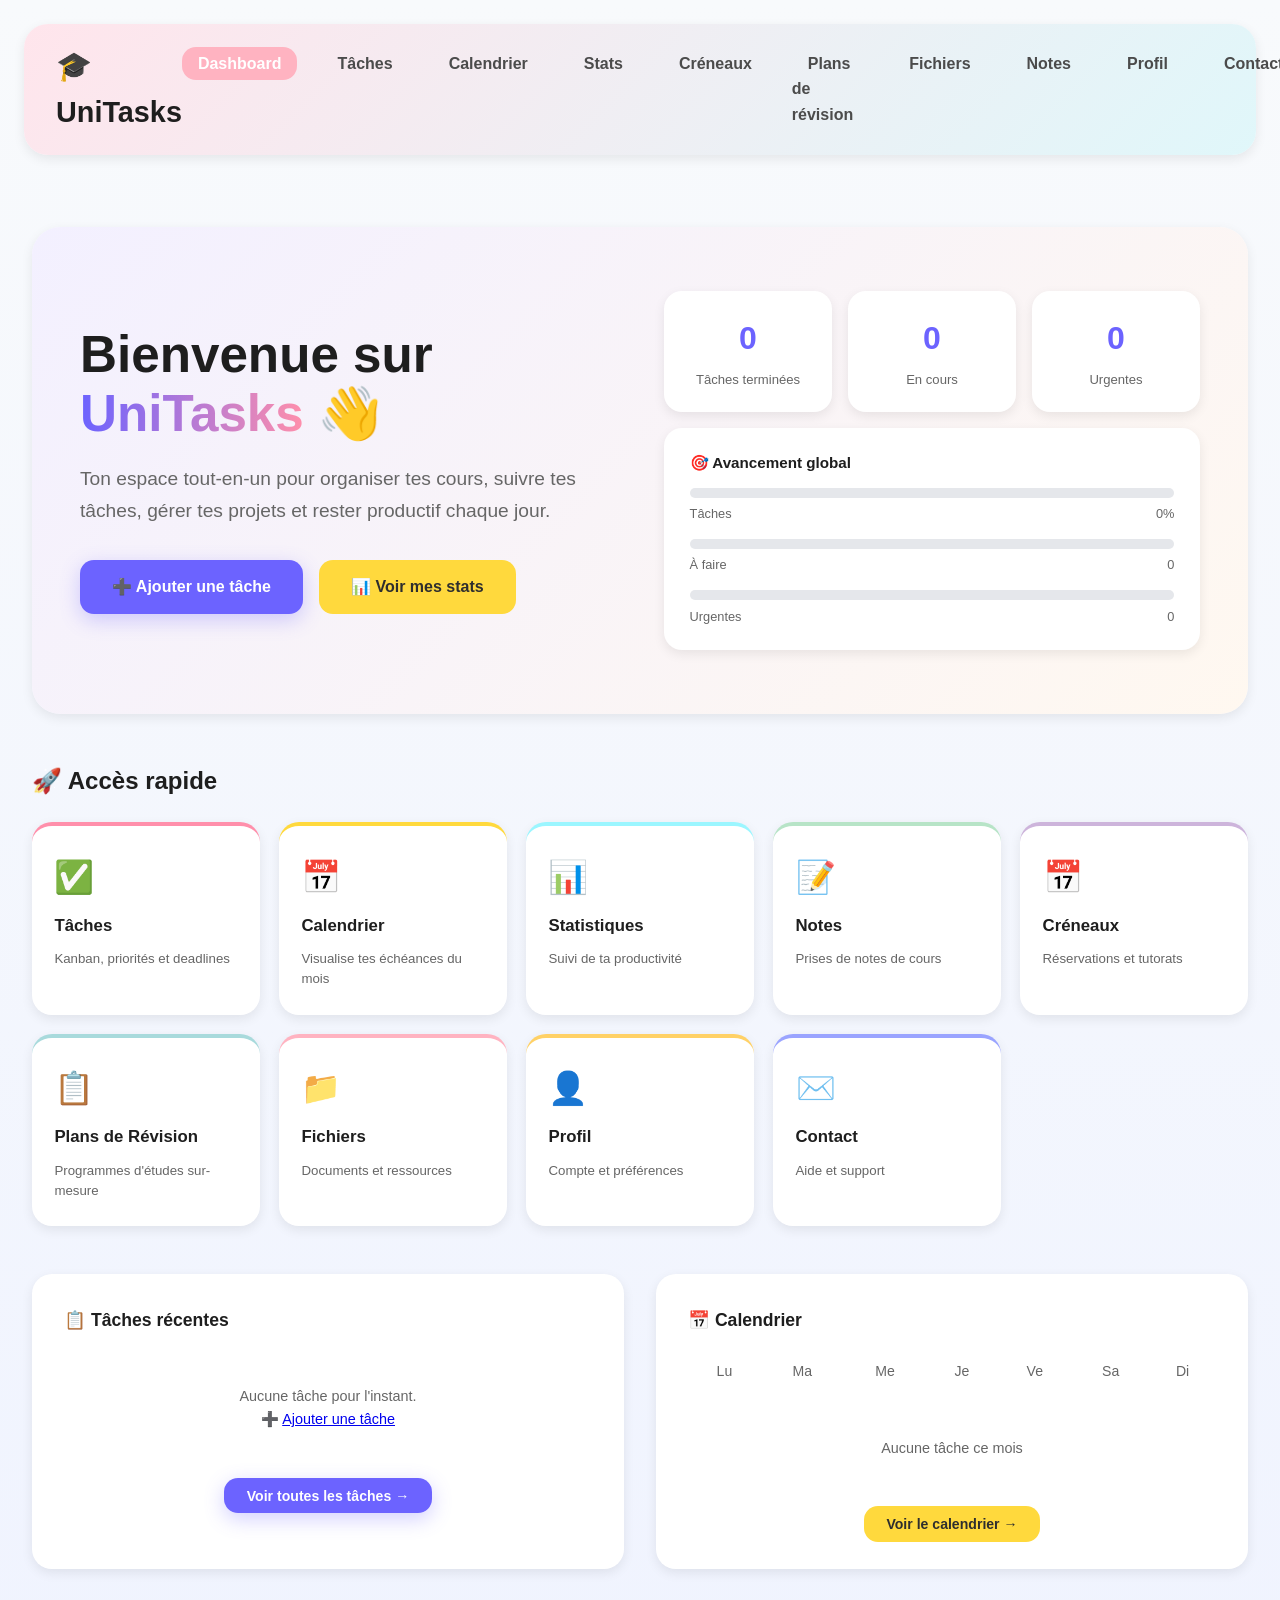
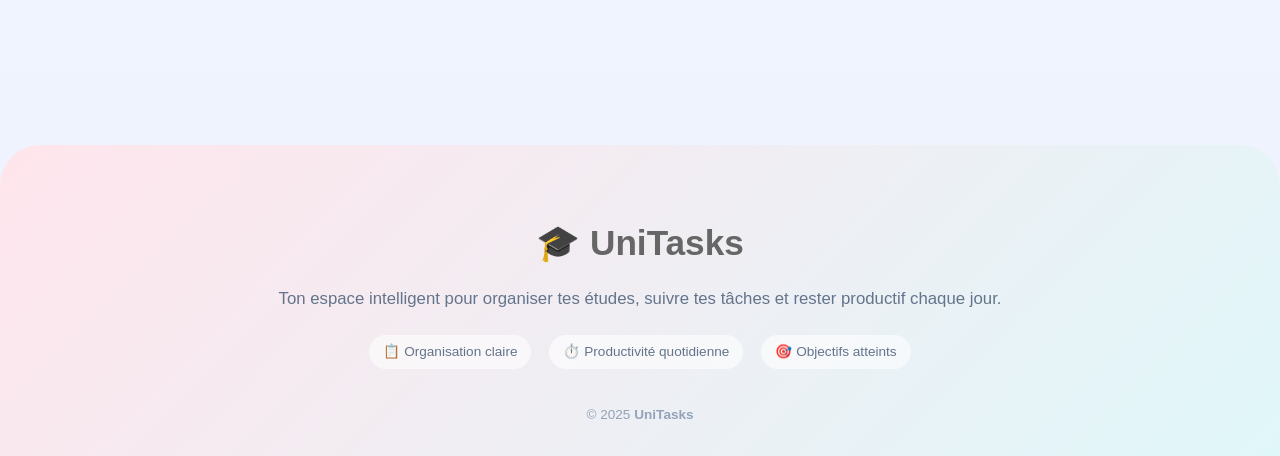
<file: index.html>
<!DOCTYPE html>
<html lang="fr">
<head>
  <meta charset="UTF-8">
  <meta name="viewport" content="width=device-width, initial-scale=1.0">
  <title>UniTasks - Tableau de bord</title>
  <link rel="icon" href="logo.svg">
  <link rel="stylesheet" href="style.css">
  <style>
    /* ── HERO ─────────────────────────────────────────────── */
    .hero {
      display: grid;
      grid-template-columns: 1fr 1fr;
      gap: 3rem;
      align-items: center;
      background: linear-gradient(135deg, #f3f0ff 0%, #fff8f0 100%);
      padding: 4rem 3rem;
      border-radius: 28px;
      box-shadow: var(--shadow-sm);
      margin-bottom: 3rem;
      animation: cardFadeUp 0.7s ease both;
    }
    .hero-text h1 { font-size:3.2rem;font-weight:900;line-height:1.15;color:var(--text);margin-bottom:1.2rem; }
    .hero-text h1 span { background:linear-gradient(90deg,var(--primary),#ff8fab);-webkit-background-clip:text;-webkit-text-fill-color:transparent; }
    .hero-text p { font-size:1.2rem;color:var(--text-light);margin-bottom:2rem;line-height:1.7; }
    .hero-actions { display:flex;gap:1rem;flex-wrap:wrap; }
    .btn-primary { background:var(--primary);color:white;padding:0.9rem 2rem;border-radius:14px;font-weight:700;text-decoration:none;font-size:1rem;transition:var(--transition);box-shadow:0 6px 20px rgba(108,99,255,0.3); }
    .btn-primary:hover { transform:translateY(-3px);box-shadow:0 10px 28px rgba(108,99,255,0.4); }
    .btn-secondary { background:var(--accent);color:var(--gray-900);padding:0.9rem 2rem;border-radius:14px;font-weight:700;text-decoration:none;font-size:1rem;transition:var(--transition); }
    .btn-secondary:hover { transform:translateY(-3px); }

    /* Hero visual */
    .hero-visual { display:flex;flex-direction:column;gap:1rem; }
    .hero-stat-row { display:grid;grid-template-columns:repeat(3,1fr);gap:1rem; }
    .hero-stat { background:white;border-radius:18px;padding:1.4rem 1rem;text-align:center;box-shadow:var(--shadow-sm);animation:cardFadeUp 0.8s ease both; }
    .hero-stat:nth-child(2){animation-delay:0.1s;} .hero-stat:nth-child(3){animation-delay:0.2s;}
    .hero-stat .stat-number { font-size:2rem;font-weight:900;color:var(--primary);display:block; }
    .hero-stat .stat-label  { font-size:0.82rem;color:var(--text-light);margin-top:0.3rem; }
    .hero-progress { background:white;border-radius:18px;padding:1.4rem 1.6rem;box-shadow:var(--shadow-sm); }
    .hero-progress h4 { font-size:0.95rem;font-weight:700;margin-bottom:0.8rem;color:var(--text); }
    .progress-bar-track { background:var(--border);border-radius:999px;height:10px;overflow:hidden;margin-bottom:0.4rem; }
    .progress-bar-fill { height:100%;border-radius:999px;background:linear-gradient(90deg,var(--primary),#ff8fab);width:0;transition:width 1.2s ease; }
    .progress-label { font-size:0.8rem;color:var(--text-light);display:flex;justify-content:space-between; }

    /* Section heading */
    .section-heading { font-size:1.5rem;font-weight:800;margin-bottom:1.4rem;color:var(--text); }

    /* Nav grid */
    .nav-grid { display:grid;grid-template-columns:repeat(auto-fit,minmax(200px,1fr));gap:1.2rem;margin-bottom:3rem;animation:cardFadeUp 0.9s ease both; }
    .nav-card { background:var(--card-bg);border-radius:20px;padding:1.6rem 1.4rem;text-decoration:none;color:var(--text);box-shadow:var(--shadow-sm);display:flex;flex-direction:column;align-items:flex-start;gap:0.6rem;transition:var(--transition);border-top:4px solid transparent; }
    .nav-card:hover { transform:translateY(-5px);box-shadow:var(--shadow); }
    .nav-card .card-icon  { font-size:2rem; }
    .nav-card .card-title { font-weight:700;font-size:1.05rem; }
    .nav-card .card-desc  { font-size:0.83rem;color:var(--text-light);line-height:1.5; }
    .nav-card.c1{border-color:#ff8fab;} .nav-card.c2{border-color:#ffd93d;} .nav-card.c3{border-color:#9bf6ff;}
    .nav-card.c4{border-color:#b7e4c7;} .nav-card.c5{border-color:#cdb4db;} .nav-card.c6{border-color:#a8dadc;}
    .nav-card.c7{border-color:#ffb3c1;} .nav-card.c8{border-color:#ffd166;} .nav-card.c9{border-color:#9aa4ff;}

    /* Bottom panels */
    .bottom-panels { display:grid;grid-template-columns:1fr 1fr;gap:2rem;margin-bottom:3rem;animation:cardFadeUp 1s ease both; }
    .panel { background:var(--card-bg);border-radius:20px;padding:2rem;box-shadow:var(--shadow-sm); }
    .panel h3 { font-size:1.1rem;font-weight:800;margin-bottom:1.2rem;color:var(--text); }

    /* Task list dynamique */
    .task-item { display:flex;align-items:center;gap:0.9rem;padding:0.8rem 0;border-bottom:1px solid var(--border); }
    .task-item:last-child { border-bottom:none; }
    .task-dot { width:12px;height:12px;border-radius:50%;flex-shrink:0; }
    .task-item .task-name { flex:1;font-size:0.92rem;font-weight:600; }
    .task-badge { font-size:0.72rem;padding:0.25rem 0.7rem;border-radius:999px;font-weight:600; }
    .badge-todo  { background:#f1f5f9;color:#64748b; }
    .badge-doing { background:#fef3c7;color:#b45309; }
    .badge-done  { background:#dcfce7;color:#166534; }
    .badge-urgent{ background:#fee2e2;color:#991b1b; }
    .empty-state { text-align:center;color:var(--text-light);font-size:0.9rem;padding:2rem 0; }

    /* Mini calendrier dynamique */
    .mini-cal table { width:100%;border-collapse:collapse;font-size:0.88rem; }
    .mini-cal th { text-align:center;color:var(--text-light);font-weight:500;padding:0.4rem; }
    .mini-cal td { text-align:center;padding:0.45rem;border-radius:8px;cursor:default; }
    .mini-cal td.today { background:var(--primary);color:white;border-radius:50%;font-weight:700; }
    .mini-cal td.has-task { color:var(--primary);font-weight:700;position:relative; }
    .mini-cal td.has-task::after { content:'•';display:block;font-size:0.5rem;color:#ff8fab;line-height:0; }

    /* Liste événements sous le cal */
    .cal-event-list { margin-top:1rem;display:flex;flex-direction:column;gap:0.45rem;max-height:180px;overflow-y:auto; }
    .cal-event-item { display:flex;align-items:center;gap:0.6rem;font-size:0.81rem;padding:0.35rem 0.6rem;border-radius:8px; }
    .cal-event-item .ev-date { font-weight:700;min-width:42px;color:var(--primary); }
    .cal-event-item .ev-title { flex:1;white-space:nowrap;overflow:hidden;text-overflow:ellipsis; }

    @keyframes cardFadeUp { from{opacity:0;transform:translateY(24px);} to{opacity:1;transform:translateY(0);} }

    /* Dark mode */
    body:has(#theme-switch:checked) .hero { background:linear-gradient(135deg,#2a2540,#1e2a35); }
    body:has(#theme-switch:checked) .hero-stat,
    body:has(#theme-switch:checked) .hero-progress,
    body:has(#theme-switch:checked) .nav-card,
    body:has(#theme-switch:checked) .panel { background:#2e384d;color:#f1f1f1; }
    body:has(#theme-switch:checked) .hero-stat .stat-number { color:#9aa4ff; }
    body:has(#theme-switch:checked) .badge-todo { background:#374151;color:#9ca3af; }
    body:has(#theme-switch:checked) .cal-event-item { background:#1b2430; }
    body:has(#theme-switch:checked) .task-item { border-color:#3d4d65; }

    @media(max-width:900px){.hero{grid-template-columns:1fr;}.bottom-panels{grid-template-columns:1fr;}.hero-text h1{font-size:2.2rem;}}
    @media(max-width:600px){.hero-stat-row{grid-template-columns:1fr 1fr;}}
  </style>
</head>
<body>

  <header>
    <div class="logo">🎓 UniTasks</div>
        <nav>
      <ul>
        <li><a href="index.html" class="active">Dashboard</a></li>
        <li><a href="taches.html">Tâches</a></li>
        <li><a href="calendrier.html">Calendrier</a></li>
        <li><a href="stats.html">Stats</a></li>
        <li><a href="creneaux.html">Créneaux</a></li>
        <li><a href="plans.html">Plans de révision</a></li>
        <li><a href="fichiers.html">Fichiers</a></li>
        <li><a href="notes.html">Notes</a></li>
        <li><a href="profil.html">Profil</a></li>
        <li><a href="contact.html">Contact</a></li>
      </ul>
    </nav>
    <input type="checkbox" id="theme-switch" hidden>
    <label for="theme-switch" class="theme-toggle">
      <span class="moon">🌙</span>
      <span class="sun">☀️</span>
    </label>
  </header>

  <main>

    <!-- ── HERO ───────────────────────────────────────── -->
    <section class="hero">
      <div class="hero-text">
        <h1 id="hero-welcome-title">Bienvenue sur<br><span>UniTasks</span> 👋</h1>
        <p id="hero-welcome-desc">Ton espace tout-en-un pour organiser tes cours, suivre tes tâches, gérer tes projets et rester productif chaque jour.</p>
        <div class="hero-actions" id="hero-actions-container">
          <a href="taches.html" class="btn-primary" id="hero-btn-primary">➕ Ajouter une tâche</a>
          <a href="stats.html"  class="btn-secondary" id="hero-btn-secondary">📊 Voir mes stats</a>
        </div>
      </div>

      <div class="hero-visual">
        <div class="hero-stat-row">
          <div class="hero-stat">
            <span class="stat-number" id="stat-done">0</span>
            <div class="stat-label" id="lbl-done">Tâches terminées</div>
          </div>
          <div class="hero-stat">
            <span class="stat-number" id="stat-doing">0</span>
            <div class="stat-label" id="lbl-doing">En cours</div>
          </div>
          <div class="hero-stat">
            <span class="stat-number" id="stat-urgent">0</span>
            <div class="stat-label" id="lbl-urgent">Urgentes</div>
          </div>
        </div>

        <div class="hero-progress">
          <h4 id="lbl-progress-title">🎯 Avancement global</h4>
          <div style="margin-bottom:0.9rem;">
            <div class="progress-bar-track">
              <div class="progress-bar-fill" id="bar-tasks"></div>
            </div>
            <div class="progress-label"><span id="lbl-bar-1">Tâches</span><span id="pct-tasks">0%</span></div>
          </div>
          <div style="margin-bottom:0.9rem;">
            <div class="progress-bar-track">
              <div class="progress-bar-fill" id="bar-todo" style="background:linear-gradient(90deg,#ffd93d,#ff8fab);"></div>
            </div>
            <div class="progress-label"><span id="lbl-bar-2">À faire</span><span id="pct-todo">0</span></div>
          </div>
          <div>
            <div class="progress-bar-track">
              <div class="progress-bar-fill" id="bar-urgent" style="background:linear-gradient(90deg,#ff8fab,#ef4444);"></div>
            </div>
            <div class="progress-label"><span id="lbl-bar-3">Urgentes</span><span id="pct-urgent">0</span></div>
          </div>
        </div>
      </div>
    </section>

    <!-- ── ACCÈS RAPIDE ───────────────────────────────── -->
    <p class="section-heading">🚀 Accès rapide</p>
    <div class="nav-grid">
      <a href="taches.html"     class="nav-card c1"><span class="card-icon">✅</span><span class="card-title">Tâches</span><span class="card-desc">Kanban, priorités et deadlines</span></a>
      <a href="calendrier.html" class="nav-card c2"><span class="card-icon">📅</span><span class="card-title">Calendrier</span><span class="card-desc">Visualise tes échéances du mois</span></a>
      <a href="stats.html"      class="nav-card c3"><span class="card-icon">📊</span><span class="card-title">Statistiques</span><span class="card-desc">Suivi de ta productivité</span></a>
      <a href="notes.html"      class="nav-card c4"><span class="card-icon">📝</span><span class="card-title">Notes</span><span class="card-desc">Prises de notes de cours</span></a>
      <a href="creneaux.html"   class="nav-card c5"><span class="card-icon">📅</span><span class="card-title">Créneaux</span><span class="card-desc">Réservations et tutorats</span></a>
      <a href="plans.html"      class="nav-card c6"><span class="card-icon">📋</span><span class="card-title">Plans de Révision</span><span class="card-desc">Programmes d'études sur-mesure</span></a>
      <a href="fichiers.html"   class="nav-card c7"><span class="card-icon">📁</span><span class="card-title">Fichiers</span><span class="card-desc">Documents et ressources</span></a>
      <a href="profil.html"     class="nav-card c8"><span class="card-icon">👤</span><span class="card-title">Profil</span><span class="card-desc">Compte et préférences</span></a>
      <a href="contact.html"    class="nav-card c9"><span class="card-icon">✉️</span><span class="card-title">Contact</span><span class="card-desc">Aide et support</span></a>
    </div>

    <!-- ── PANELS DU BAS ──────────────────────────────── -->
    <div class="bottom-panels">

      <!-- Tâches récentes — dynamique -->
      <div class="panel">
        <h3>📋 Tâches récentes</h3>
        <div id="recentTasksList">
          <div class="empty-state">Aucune tâche pour l'instant.<br>➕ <a href="taches.html">Ajouter une tâche</a></div>
        </div>
        <div style="margin-top:1.2rem;text-align:center;">
          <a href="taches.html" class="btn-primary" style="font-size:0.88rem;padding:0.6rem 1.4rem;">Voir toutes les tâches →</a>
        </div>
      </div>

      <!-- Mini calendrier — dynamique -->
      <div class="panel">
        <h3 id="calTitle">📅 Calendrier</h3>
        <div class="mini-cal">
          <table>
            <thead><tr><th>Lu</th><th>Ma</th><th>Me</th><th>Je</th><th>Ve</th><th>Sa</th><th>Di</th></tr></thead>
            <tbody id="calBody"></tbody>
          </table>
        </div>
        <div class="cal-event-list" id="calEventList">
          <div class="empty-state">Aucune tâche ce mois</div>
        </div>
        <div style="margin-top:1.2rem;text-align:center;">
          <a href="calendrier.html" class="btn-secondary" style="font-size:0.88rem;padding:0.6rem 1.4rem;">Voir le calendrier →</a>
        </div>
      </div>

    </div>
  </main>

  <footer class="modern-footer">
    <div class="footer-center">
      <h3>🎓 UniTasks</h3>
      <p class="footer-main-text">Ton espace intelligent pour organiser tes études, suivre tes tâches et rester productif chaque jour.</p>
      <div class="footer-features">
        <span>📋 Organisation claire</span>
        <span>⏱️ Productivité quotidienne</span>
        <span>🎯 Objectifs atteints</span>
      </div>
    </div>
    <div class="footer-bottom">© 2025 <strong>UniTasks</strong></div>
  </footer>

  <script src="api.js"></script>
  <script src="app.js"></script>
  <script>
  document.addEventListener('DOMContentLoaded', async () => {
    const user = AuthAPI.getUser();
    if (!user) {
      window.location.href = 'login.html';
      return;
    }

    // Personnalisation du message de bienvenue
    const welcomeTitle = document.getElementById('hero-welcome-title');
    const welcomeDesc = document.getElementById('hero-welcome-desc');
    const welcomeName = (user.firstname || user.username || 'Utilisateur');

    if (user.role === 'enseignant') {
      welcomeTitle.innerHTML = `Bonjour,<br><span>Prof. ${welcomeName}</span> 👨‍🏫`;
      welcomeDesc.textContent = "Espace Enseignant UniTasks. Suivez les demandes de vos étudiants, gérez vos créneaux et rédigez vos plans de révision.";
      
      // Actions du Hero
      document.getElementById('hero-btn-primary').innerHTML = "📅 Créer un créneau";
      document.getElementById('hero-btn-primary').href = "creneaux.html";
      document.getElementById('hero-btn-secondary').innerHTML = "📋 Demandes de plans";
      document.getElementById('hero-btn-secondary').href = "plans.html";

      // Charger statistiques Enseignant
      try {
        const slots = await CreneauxAPI.getAll(user.id, 'enseignant').catch(() => []);
        const plans = await PlansAPI.getAll(null, 'enseignant').catch(() => []);
        
        const completedSlots = slots.filter(s => s.status === 'completed').length;
        const reservedSlots = slots.filter(s => s.status === 'reserved').length;
        const requestedPlans = plans.filter(p => p.status === 'requested').length;
        const totalSlots = slots.length;
        const totalPlans = plans.length;

        document.getElementById('stat-done').textContent   = completedSlots;
        document.getElementById('stat-doing').textContent  = reservedSlots;
        document.getElementById('stat-urgent').textContent = requestedPlans;

        document.getElementById('lbl-done').textContent   = "Séances terminées";
        document.getElementById('lbl-doing').textContent  = "Créneaux réservés";
        document.getElementById('lbl-urgent').textContent = "Plans en attente";

        document.getElementById('lbl-progress-title').textContent = "📊 Activité de Soutien";
        
        const completionRate = totalSlots ? Math.round((completedSlots / totalSlots) * 100) : 0;
        document.getElementById('lbl-bar-1').textContent = "Taux de réussite";
        document.getElementById('pct-tasks').textContent = completionRate + '%';
        
        document.getElementById('lbl-bar-2').textContent = "Créneaux réservés";
        const reservedRate = totalSlots ? Math.round((reservedSlots / totalSlots) * 100) : 0;
        document.getElementById('pct-todo').textContent = reservedSlots + ' créneau(x)';
        
        document.getElementById('lbl-bar-3').textContent = "Plans demandés";
        document.getElementById('pct-urgent').textContent = requestedPlans + ' demande(s)';

        setTimeout(() => {
          document.getElementById('bar-tasks').style.width  = completionRate + '%';
          document.getElementById('bar-todo').style.width   = reservedRate + '%';
          document.getElementById('bar-urgent').style.width = totalPlans ? Math.min(Math.round((requestedPlans / totalPlans) * 100), 100) + '%' : '0%';
        }, 300);

      } catch (e) {
        console.error(e);
      }

    } else {
      // Étudiant
      welcomeTitle.innerHTML = `Bienvenue,<br><span>${welcomeName}</span> 👋`;
      
      const tasks = JSON.parse(localStorage.getItem('unitasks_tasks') || '[]');
      const done   = tasks.filter(t => t.status === 'done').length;
      const doing  = tasks.filter(t => t.status === 'doing').length;
      const todo   = tasks.filter(t => t.status === 'todo').length;
      const urgent = tasks.filter(t => t.priority === 'urgent' && t.status !== 'done').length;
      const total  = tasks.length;
      const pct    = total ? Math.round((done / total) * 100) : 0;

      document.getElementById('stat-done').textContent   = done;
      document.getElementById('stat-doing').textContent  = doing;
      document.getElementById('stat-urgent').textContent = urgent;
      document.getElementById('pct-tasks').textContent   = pct + '%';
      document.getElementById('pct-todo').textContent    = todo + ' tâche(s)';
      document.getElementById('pct-urgent').textContent  = urgent + ' urgente(s)';

      setTimeout(() => {
        document.getElementById('bar-tasks').style.width  = pct + '%';
        document.getElementById('bar-todo').style.width   = total ? Math.round((todo / total) * 100) + '%' : '0%';
        document.getElementById('bar-urgent').style.width = total ? Math.min(Math.round((urgent / total) * 100 * 3), 100) + '%' : '0%';
      }, 300);
    }

    const tasks = JSON.parse(localStorage.getItem('unitasks_tasks') || '[]');

    /* ── TÂCHES RÉCENTES ─────────────────────────────── */
    const list = document.getElementById('recentTasksList');
    if (tasks.length === 0) {
      list.innerHTML = '<div class="empty-state">Aucune tâche pour l\'instant.<br>➕ <a href="taches.html">Ajouter une tâche</a></div>';
    } else {
      const recent  = tasks.slice(-5).reverse();
      const dotColors = { done:'#b7e4c7', doing:'#ffd93d', todo:'#cdb4db', urgent:'#ff8fab' };
      list.innerHTML = recent.map(t => {
        const dotColor = t.priority === 'urgent' && t.status !== 'done' ? dotColors.urgent : dotColors[t.status] || '#cdb4db';
        const badgeClass = t.priority === 'urgent' && t.status !== 'done'
          ? 'badge-urgent'
          : t.status === 'done' ? 'badge-done' : t.status === 'doing' ? 'badge-doing' : 'badge-todo';
        const badgeText = t.priority === 'urgent' && t.status !== 'done'
          ? '🔥 Urgent'
          : t.status === 'done' ? 'Terminé' : t.status === 'doing' ? 'En cours' : 'À faire';
        const lineThrough = t.status === 'done' ? 'text-decoration:line-through;opacity:0.6;' : '';
        return `<div class="task-item">
          <div class="task-dot" style="background:${dotColor};"></div>
          <span class="task-name" style="${lineThrough}">${t.title}</span>
          <span class="task-badge ${badgeClass}">${badgeText}</span>
        </div>`;
      }).join('');
    }

    /* ── MINI CALENDRIER DYNAMIQUE ───────────────────── */
    const now   = new Date();
    const year  = now.getFullYear();
    const month = now.getMonth();
    const today = now.getDate();
    const monthNames = ['Janvier','Février','Mars','Avril','Mai','Juin',
                        'Juillet','Août','Septembre','Octobre','Novembre','Décembre'];
    const shortMonths = ['Jan','Fév','Mar','Avr','Mai','Jui','Jul','Aoû','Sep','Oct','Nov','Déc'];

    document.getElementById('calTitle').textContent = '📅 ' + monthNames[month] + ' ' + year;

    const monthStr  = year + '-' + String(month + 1).padStart(2, '0');
    const taskDays  = new Set();
    const tasksByDay = {};
    tasks.forEach(t => {
      if (!t.date || !t.date.startsWith(monthStr)) return;
      const d = parseInt(t.date.split('-')[2]);
      taskDays.add(d);
      if (!tasksByDay[d]) tasksByDay[d] = [];
      tasksByDay[d].push(t);
    });

    const firstDay    = (new Date(year, month, 1).getDay() + 6) % 7;
    const daysInMonth = new Date(year, month + 1, 0).getDate();
    const body        = document.getElementById('calBody');
    body.innerHTML    = '';

    let day = 1;
    while (day <= daysInMonth) {
      const tr = document.createElement('tr');
      for (let c = 0; c < 7; c++) {
        const td = document.createElement('td');
        if ((day === 1 && c < firstDay) || day > daysInMonth) {
          td.textContent = '';
        } else {
          td.textContent = day;
          if (day === today) td.classList.add('today');
          else if (taskDays.has(day)) td.classList.add('has-task');
          day++;
        }
        tr.appendChild(td);
      }
      body.appendChild(tr);
      if (day === 1) day++;
    }

    const evList = document.getElementById('calEventList');
    const monthTasks = tasks
      .filter(t => t.date && t.date.startsWith(monthStr))
      .sort((a, b) => new Date(a.date) - new Date(b.date));

    if (!monthTasks.length) {
      evList.innerHTML = '<div class="empty-state" style="padding:0.5rem 0;">Aucune tâche ce mois</div>';
    } else {
      evList.innerHTML = monthTasks.map(t => {
        const d     = parseInt(t.date.split('-')[2]);
        const icon  = t.status === 'done' ? '✅' : t.priority === 'urgent' ? '🔥' : '📌';
        const color = t.status === 'done' ? '#10b981' : t.priority === 'urgent' ? '#ef4444' : '#6c63ff';
        const line  = t.status === 'done' ? 'text-decoration:line-through;opacity:0.6;' : '';
        return `<div class="cal-event-item" style="background:${color}11;">
          <span class="ev-date" style="color:${color};">${d} ${shortMonths[month]}</span>
          <span>${icon}</span>
          <span class="ev-title" style="${line}">${t.title}</span>
          ${t.subject ? `<span style="font-size:0.72rem;color:#9ca3af;">${t.subject}</span>` : ''}
        </div>`;
      }).join('');
    }

  });
  </script>
</body>
</html>
</file>
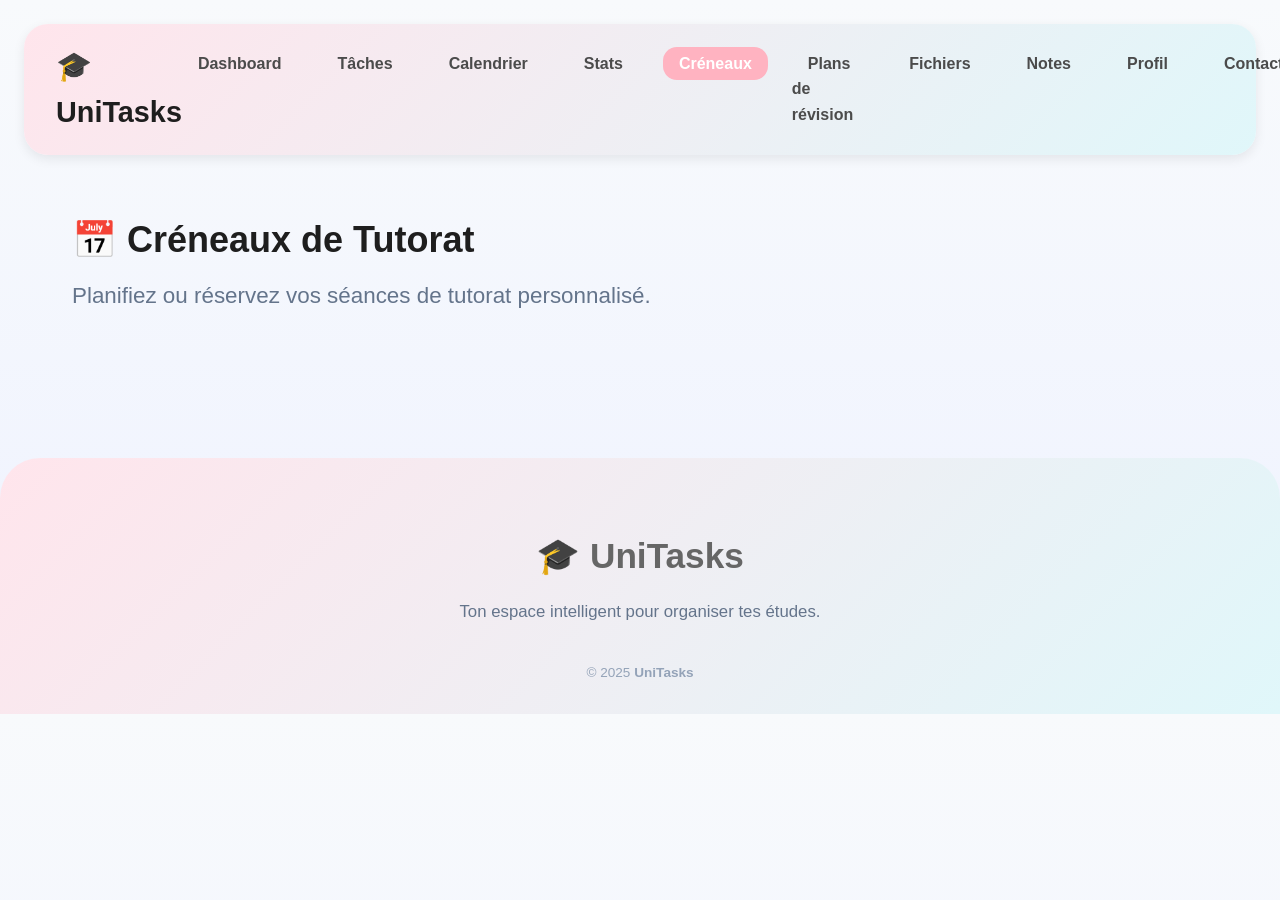
<file: creneaux.html>
<!DOCTYPE html>
<html lang="fr">
<head>
  <meta charset="UTF-8">
  <meta name="viewport" content="width=device-width, initial-scale=1.0">
  <title>UniTasks - Créneaux de Tutorat</title>
  <link rel="stylesheet" href="style.css">
  <link rel="icon" href="logo.svg">
  <style>
    .creneaux-container { max-width: 1200px; margin: auto; padding: 2rem; }
    
    .section-header { display: flex; justify-content: space-between; align-items: center; margin-bottom: 2rem; }
    
    .btn-create {
      padding: 0.8rem 1.8rem;
      background: var(--primary);
      color: white;
      border: none;
      border-radius: 12px;
      font-weight: 700;
      cursor: pointer;
      box-shadow: 0 4px 14px rgba(108, 99, 255, 0.3);
      transition: var(--transition);
    }
    .btn-create:hover { transform: translateY(-2px); box-shadow: 0 6px 20px rgba(108, 99, 255, 0.4); }

    .grid-slots { display: grid; grid-template-columns: repeat(auto-fill, minmax(320px, 1fr)); gap: 1.5rem; margin-bottom: 3rem; }

    .slot-card {
      background: var(--card-bg);
      border-radius: 20px;
      padding: 1.5rem;
      box-shadow: var(--shadow-sm);
      border-left: 6px solid var(--primary);
      transition: var(--transition);
      position: relative;
    }
    .slot-card:hover { transform: translateY(-4px); box-shadow: var(--shadow); }
    .slot-card.reserved { border-left-color: #cdb4db; }
    .slot-card.completed { border-left-color: #b7e4c7; opacity: 0.85; }

    body:has(#theme-switch:checked) .slot-card {
      background: #2e384d;
      color: #f1f1f1;
    }

    .slot-subject { font-size: 1.25rem; font-weight: 800; margin-bottom: 0.5rem; }
    .slot-info { font-size: 0.9rem; margin-bottom: 0.4rem; color: var(--text-light); display: flex; align-items: center; gap: 0.5rem; }
    body:has(#theme-switch:checked) .slot-info { color: #cbd5e1; }
    .slot-status { font-size: 0.75rem; padding: 0.3rem 0.8rem; border-radius: 20px; font-weight: 700; width: fit-content; margin-top: 0.8rem; }
    .status-available { background: #e0f2fe; color: #0369a1; }
    .status-reserved { background: #fef3c7; color: #b45309; }
    .status-completed { background: #dcfce7; color: #15803d; }

    .slot-actions { display: flex; gap: 0.8rem; margin-top: 1.2rem; flex-wrap: wrap; }
    .btn-action {
      flex: 1;
      padding: 0.5rem 1rem;
      border-radius: 8px;
      font-size: 0.85rem;
      font-weight: 600;
      border: none;
      cursor: pointer;
      text-align: center;
      text-decoration: none;
      transition: var(--transition);
    }
    .btn-primary-action { background: var(--primary); color: white; }
    .btn-primary-action:hover { opacity: 0.9; }
    .btn-danger-action { background: #fee2e2; color: #dc2626; }
    .btn-danger-action:hover { background: #fecaca; }
    .btn-secondary-action { background: #f3f4f6; color: #374151; }
    .btn-secondary-action:hover { background: #e5e7eb; }
    body:has(#theme-switch:checked) .btn-secondary-action { background: #374151; color: #f1f1f1; }
    body:has(#theme-switch:checked) .btn-secondary-action:hover { background: #4b5563; }

    /* Modal styles */
    .modal { display: none; position: fixed; inset: 0; background: rgba(0,0,0,0.5); z-index: 999; align-items: center; justify-content: center; backdrop-filter: blur(4px); }
    .modal.active { display: flex; }
    .modal-content { background: var(--card-bg); border-radius: 24px; padding: 2.5rem; width: 100%; max-width: 500px; box-shadow: var(--shadow); position: relative; animation: modalFade 0.3s ease; }
    body:has(#theme-switch:checked) .modal-content { background: #2e384d; color: #f1f1f1; }
    @keyframes modalFade { from { opacity: 0; transform: translateY(-20px); } to { opacity: 1; transform: translateY(0); } }

    .modal-content h3 { font-size: 1.4rem; font-weight: 800; margin-bottom: 1.5rem; color: var(--primary); }
    .modal-content label { display: block; font-size: 0.85rem; font-weight: 600; margin: 0.8rem 0 0.3rem; }
    .modal-content input, .modal-content select { width: 100%; padding: 0.75rem 1rem; border: 1.5px solid #e5e7eb; border-radius: 10px; font-size: 0.92rem; outline: none; }
    body:has(#theme-switch:checked) .modal-content input, body:has(#theme-switch:checked) .modal-content select { background: #1b2430; border-color: #4b5563; color: #f1f1f1; }
    .modal-content input:focus { border-color: var(--primary); }

    .modal-btns { display: flex; gap: 1rem; margin-top: 1.8rem; }
    .btn-save { flex: 1; padding: 0.85rem; background: var(--primary); color: white; border: none; border-radius: 12px; font-weight: 700; cursor: pointer; }
    .btn-cancel { flex: 1; padding: 0.85rem; background: #f3f4f6; color: #374151; border: none; border-radius: 12px; font-weight: 700; cursor: pointer; }
    body:has(#theme-switch:checked) .btn-cancel { background: #374151; color: #f1f1f1; }

    .file-input-wrapper { position: relative; margin-top: 0.5rem; }
    .file-label { display: block; padding: 0.8rem 1rem; background: #f9fafb; border: 1.5px dashed #d1d5db; border-radius: 10px; text-align: center; cursor: pointer; font-size: 0.9rem; color: #6b7280; font-weight: 500; transition: var(--transition); }
    .file-label:hover { border-color: var(--primary); background: #f0eeff; color: var(--primary); }
    body:has(#theme-switch:checked) .file-label { background: #1b2430; border-color: #4b5563; color: #9ca3af; }
    body:has(#theme-switch:checked) .file-label:hover { border-color: var(--primary); background: #232c3f; }
  </style>
</head>
<body>
  <header>
    <div class="logo">🎓 UniTasks</div>
    <nav>
      <ul>
        <li><a href="index.html">Dashboard</a></li>
        <li><a href="taches.html">Tâches</a></li>
        <li><a href="calendrier.html">Calendrier</a></li>
        <li><a href="stats.html">Stats</a></li>
        <li><a href="creneaux.html" class="active">Créneaux</a></li>
        <li><a href="plans.html">Plans de révision</a></li>
        <li><a href="fichiers.html">Fichiers</a></li>
        <li><a href="notes.html">Notes</a></li>
        <li><a href="profil.html">Profil</a></li>
        <li><a href="contact.html">Contact</a></li>
      </ul>
    </nav>
    <input type="checkbox" id="theme-switch" hidden>
    <label for="theme-switch" class="theme-toggle">
      <span class="sun">☀️</span><span class="moon">🌙</span>
    </label>
  </header>

  <main class="creneaux-container">
    <div class="section-header">
      <div>
        <h1 class="page-title" style="margin-top:0; text-align:left;">📅 Créneaux de Tutorat</h1>
        <p class="page-subtitle" style="margin-bottom:0; text-align:left;" id="pageSubtitle">Planifiez ou réservez vos séances de tutorat personnalisé.</p>
      </div>
      <button class="btn-create" id="btnPublish" style="display:none;" onclick="openPublishModal()">➕ Publier un créneau</button>
    </div>

    <!-- Interface Enseignant -->
    <div id="teacherView" style="display:none;">
      <h2 style="font-size:1.4rem; font-weight:800; margin-bottom:1.2rem;">Mes créneaux de tutorat</h2>
      <div class="grid-slots" id="teacherSlotsGrid">
        <!-- Rempli dynamiquement -->
      </div>
    </div>

    <!-- Interface Étudiant -->
    <div id="studentView" style="display:none;">
      <h2 style="font-size:1.4rem; font-weight:800; margin-top:2rem; margin-bottom:1.2rem;">Créneaux disponibles</h2>
      <div class="grid-slots" id="availableSlotsGrid">
        <!-- Rempli dynamiquement -->
      </div>

      <h2 style="font-size:1.4rem; font-weight:800; margin-top:3rem; margin-bottom:1.2rem;">Mes réservations</h2>
      <div class="grid-slots" id="studentReservationsGrid">
        <!-- Rempli dynamiquement -->
      </div>
    </div>
  </main>

  <!-- Modal Publication Créneau (Enseignant) -->
  <div class="modal" id="publishModal">
    <div class="modal-content">
      <h3>📅 Publier un créneau de tutorat</h3>
      <label>Matière</label>
      <input type="text" id="pubSubject" placeholder="ex: Mathématiques, Algorithmique">
      
      <label>Date et heure</label>
      <input type="datetime-local" id="pubDateTime">
      
      <label>Lien de visioconférence (Zoom, Meet, etc.)</label>
      <input type="url" id="pubZoomLink" placeholder="https://meet.google.com/abc-defg-hij">

      <div class="modal-btns">
        <button class="btn-cancel" onclick="closePublishModal()">Annuler</button>
        <button class="btn-save" id="btnPublishSlot" onclick="savePublishSlot()">💾 Publier le créneau</button>
      </div>
    </div>
  </div>

  <!-- Modal Réservation Créneau (Étudiant) -->
  <div class="modal" id="reserveModal">
    <div class="modal-content">
      <h3>🔒 Réserver ce créneau</h3>
      <p style="font-size:0.9rem; margin-bottom:1rem; opacity:0.85;">Vous réservez une séance pour la matière <strong id="resSubjectLabel">...</strong>.</p>
      
      <label>Joindre un énoncé d'exercice ou une description (optionnel)</label>
      <div class="file-input-wrapper">
        <label for="resFile" class="file-label" id="fileLabelText">📁 Sélectionner un fichier (PDF, Image, Word)</label>
        <input type="file" id="resFile" style="display:none;" onchange="handleFileSelect(this)">
      </div>

      <div class="modal-btns">
        <button class="btn-cancel" onclick="closeReserveModal()">Annuler</button>
        <button class="btn-save" id="btnConfirmReservation" onclick="confirmReservation()">💾 Confirmer la réservation</button>
      </div>
    </div>
  </div>

  <!-- Modal Compléter / Charger Plan (Enseignant) -->
  <div class="modal" id="completeModal">
    <div class="modal-content">
      <h3>✅ Clôturer la séance de tutorat</h3>
      <p style="font-size:0.9rem; margin-bottom:1rem; opacity:0.85;">Ajoutez un plan de révision ou document de correction pour l'étudiant.</p>
      
      <label>Téléverser le plan de révision PDF</label>
      <div class="file-input-wrapper">
        <label for="completeFile" class="file-label" id="completeFileLabelText">📁 Sélectionner le plan de révision</label>
        <input type="file" id="completeFile" style="display:none;" onchange="handleCompleteFileSelect(this)">
      </div>

      <div class="modal-btns">
        <button class="btn-cancel" onclick="closeCompleteModal()">Annuler</button>
        <button class="btn-save" id="btnConfirmCompletion" onclick="confirmCompletion()">💾 Clôturer la séance</button>
      </div>
    </div>
  </div>

  <footer class="modern-footer">
    <div class="footer-center">
      <h3>🎓 UniTasks</h3>
      <p class="footer-main-text">Ton espace intelligent pour organiser tes études.</p>
    </div>
    <div class="footer-bottom">© 2025 <strong>UniTasks</strong></div>
  </footer>

  <script src="api.js"></script>
  <script src="app.js"></script>
  <script>
    let activeSlotId = null;
    let selectedExerciseFile = null;
    let selectedPlanFile = null;

    document.addEventListener('DOMContentLoaded', async () => {
      const user = AuthAPI.getUser();
      if (!user) {
        window.location.href = 'login.html';
        return;
      }

      // Adapter l'interface selon le rôle
      if (user.role === 'enseignant') {
        document.getElementById('pageSubtitle').textContent = "Créez vos créneaux de soutien et suivez vos réservations d'étudiants.";
        document.getElementById('btnPublish').style.display = 'block';
        document.getElementById('teacherView').style.display = 'block';
        loadTeacherSlots();
      } else {
        document.getElementById('pageSubtitle').textContent = "Réservez des créneaux de tutorat avec vos enseignants et téléchargez vos plans de révision.";
        document.getElementById('studentView').style.display = 'block';
        loadStudentSlots();
      }
    });

    // ── FONCTIONS ENSEIGNANT ──

    async function loadTeacherSlots() {
      const user = AuthAPI.getUser();
      const grid = document.getElementById('teacherSlotsGrid');
      grid.innerHTML = '<div class="empty-state">Chargement des créneaux...</div>';

      try {
        const slots = await CreneauxAPI.getAll(user.id, 'enseignant');
        if (!slots || slots.length === 0) {
          grid.innerHTML = '<div class="empty-state">Aucun créneau publié pour le moment.</div>';
          return;
        }

        grid.innerHTML = slots.map(slot => {
          let statusText = 'Disponible';
          let statusClass = 'status-available';
          let cardClass = '';
          let actionsHtml = `<button class="btn-action btn-danger-action" onclick="deleteSlot(${slot.id})">🗑️ Annuler</button>`;

          if (slot.status === 'reserved') {
            statusText = `Réservé par @${slot.student_name}`;
            statusClass = 'status-reserved';
            cardClass = 'reserved';
            actionsHtml = `
              ${slot.exercise_path ? `<a href="uploads/${slot.exercise_path}" class="btn-action btn-secondary-action" target="_blank">📄 Exercice</a>` : ''}
              <button class="btn-action btn-primary-action" onclick="openCompleteModal(${slot.id})">✅ Clôturer</button>
              <button class="btn-action btn-danger-action" onclick="cancelReservation(${slot.id})">❌ Libérer</button>
            `;
          } else if (slot.status === 'completed') {
            statusText = 'Séance terminée';
            statusClass = 'status-completed';
            cardClass = 'completed';
            actionsHtml = `
              ${slot.plan_path ? `<a href="uploads/${slot.plan_path}" class="btn-action btn-secondary-action" target="_blank">⬇️ Plan envoyé</a>` : ''}
            `;
          }

          const dateFormatted = new Date(slot.date_time).toLocaleString('fr-FR', {
            weekday: 'long', day: 'numeric', month: 'long', hour: '2-digit', minute: '2-digit'
          });

          return `
            <div class="slot-card ${cardClass}">
              <div class="slot-subject">${slot.subject}</div>
              <div class="slot-info">📅 ${dateFormatted}</div>
              ${slot.zoom_link ? `<div class="slot-info">🔗 <a href="${slot.zoom_link}" target="_blank" style="color:var(--primary); font-weight:600;">Lien visio</a></div>` : ''}
              <div class="slot-status ${statusClass}">${statusText}</div>
              <div class="slot-actions">
                ${actionsHtml}
              </div>
            </div>
          `;
        }).join('');
      } catch (err) {
        grid.innerHTML = '<div class="empty-state">Erreur de chargement. Veuillez vérifier la connexion BDD.</div>';
      }
    }

    function openPublishModal() {
      document.getElementById('publishModal').classList.add('active');
    }
    function closePublishModal() {
      document.getElementById('publishModal').classList.remove('active');
    }

    async function savePublishSlot() {
      const subject = document.getElementById('pubSubject').value.trim();
      const dateTime = document.getElementById('pubDateTime').value;
      const zoomLink = document.getElementById('pubZoomLink').value.trim();
      const user = AuthAPI.getUser();

      if (!subject || !dateTime) {
        alert('Veuillez remplir au moins la matière et la date/heure.');
        return;
      }

      const btn = document.getElementById('btnPublishSlot');
      const originalText = btn.innerHTML;
      btn.disabled = true;
      btn.innerHTML = '<span class="spinner"></span> Publication...';

      try {
        const res = await CreneauxAPI.create({
          teacher_id: user.id,
          subject,
          date_time: dateTime,
          zoom_link: zoomLink
        });

        if (res.success) {
          closePublishModal();
          loadTeacherSlots();
        } else {
          alert(res.error || 'Erreur lors de la publication.');
        }
      } catch (err) {
        alert('Une erreur est survenue.');
      } finally {
        btn.disabled = false;
        btn.innerHTML = originalText;
      }
    }

    async function deleteSlot(id) {
      if (confirm('Voulez-vous supprimer ce créneau de tutorat ?')) {
        const res = await CreneauxAPI.delete(id);
        if (res.success) {
          loadTeacherSlots();
        } else {
          alert('Erreur lors de la suppression.');
        }
      }
    }

    async function cancelReservation(id) {
      if (confirm('Libérer ce créneau ? L\'étudiant sera retiré.')) {
        const res = await CreneauxAPI.cancel(id);
        if (res.success) {
          loadTeacherSlots();
        } else {
          alert('Erreur.');
        }
      }
    }

    function openCompleteModal(id) {
      activeSlotId = id;
      selectedPlanFile = null;
      document.getElementById('completeFileLabelText').textContent = '📁 Sélectionner le plan de révision';
      document.getElementById('completeModal').classList.add('active');
    }
    function closeCompleteModal() {
      document.getElementById('completeModal').classList.remove('active');
    }

    function handleCompleteFileSelect(input) {
      if (input.files.length > 0) {
        selectedPlanFile = input.files[0];
        document.getElementById('completeFileLabelText').textContent = '📄 ' + selectedPlanFile.name;
      }
    }

    async function confirmCompletion() {
      if (!selectedPlanFile) {
        alert('Veuillez joindre le plan de révision en PDF pour clôturer la séance.');
        return;
      }

      const btn = document.getElementById('btnConfirmCompletion');
      const originalText = btn.innerHTML;
      btn.disabled = true;
      btn.innerHTML = '<span class="spinner"></span> Clôture en cours...';

      try {
        // 1. Upload du plan de révision
        const uploadRes = await UploadAPI.upload(selectedPlanFile);
        if (!uploadRes.success) {
          alert('Échec du téléversement du plan : ' + uploadRes.error);
          return;
        }

        // 2. Mettre à jour le créneau en completed
        const res = await CreneauxAPI.update(activeSlotId, {
          plan_path: uploadRes.fileName,
          status: 'completed'
        });

        if (res.success) {
          closeCompleteModal();
          loadTeacherSlots();
        } else {
          alert('Erreur lors de la clôture.');
        }
      } catch (err) {
        alert('Une erreur est survenue.');
      } finally {
        btn.disabled = false;
        btn.innerHTML = originalText;
      }
    }


    // ── FONCTIONS ETUDIANT ──

    async function loadStudentSlots() {
      const user = AuthAPI.getUser();
      const availGrid = document.getElementById('availableSlotsGrid');
      const resGrid = document.getElementById('studentReservationsGrid');

      availGrid.innerHTML = '<div class="empty-state">Chargement...</div>';
      resGrid.innerHTML = '<div class="empty-state">Chargement...</div>';

      try {
        const slots = await CreneauxAPI.getAll(user.id, 'etudiant');

        // Filtrer disponibles vs mes réservations
        const available = slots.filter(s => s.status === 'available');
        const reservations = slots.filter(s => s.student_id == user.id);

        // Remplir Disponibles
        if (available.length === 0) {
          availGrid.innerHTML = '<div class="empty-state">Aucun créneau de tutorat disponible en ce moment.</div>';
        } else {
          availGrid.innerHTML = available.map(slot => {
            const dateFormatted = new Date(slot.date_time).toLocaleString('fr-FR', {
              weekday: 'long', day: 'numeric', month: 'long', hour: '2-digit', minute: '2-digit'
            });
            return `
              <div class="slot-card">
                <div class="slot-subject">${slot.subject}</div>
                <div class="slot-info">👨‍🏫 Enseignant : @${slot.teacher_name}</div>
                <div class="slot-info">📅 ${dateFormatted}</div>
                <div class="slot-actions">
                  <button class="btn-action btn-primary-action" onclick="openReserveModal(${slot.id}, '${slot.subject.replace(/'/g, "\\'")}')">🔒 Réserver</button>
                </div>
              </div>
            `;
          }).join('');
        }

        // Remplir Réservations
        if (reservations.length === 0) {
          resGrid.innerHTML = '<div class="empty-state">Vous n\'avez aucun créneau de tutorat réservé.</div>';
        } else {
          resGrid.innerHTML = reservations.map(slot => {
            const dateFormatted = new Date(slot.date_time).toLocaleString('fr-FR', {
              weekday: 'long', day: 'numeric', month: 'long', hour: '2-digit', minute: '2-digit'
            });

            let statusText = 'Séance réservée';
            let statusClass = 'status-reserved';
            let cardClass = 'reserved';
            let actionsHtml = `
              <button class="btn-action btn-danger-action" onclick="cancelStudentReservation(${slot.id})">❌ Annuler réservation</button>
            `;

            if (slot.status === 'completed') {
              statusText = 'Séance effectuée';
              statusClass = 'status-completed';
              cardClass = 'completed';
              actionsHtml = `
                ${slot.plan_path ? `<a href="uploads/${slot.plan_path}" class="btn-action btn-primary-action" target="_blank">⬇️ Télécharger mon plan</a>` : '<span style="font-size:0.8rem; color:#888;">Plan non disponible</span>'}
              `;
            }

            return `
              <div class="slot-card ${cardClass}">
                <div class="slot-subject">${slot.subject}</div>
                <div class="slot-info">👨‍🏫 Enseignant : @${slot.teacher_name}</div>
                <div class="slot-info">📅 ${dateFormatted}</div>
                ${slot.zoom_link && slot.status !== 'completed' ? `<div class="slot-info">🔗 Visio : <a href="${slot.zoom_link}" target="_blank" style="color:var(--primary); font-weight:600;">Rejoindre la visio</a></div>` : ''}
                <div class="slot-status ${statusClass}">${statusText}</div>
                <div class="slot-actions">
                  ${actionsHtml}
                </div>
              </div>
            `;
          }).join('');
        }
      } catch (err) {
        availGrid.innerHTML = '<div class="empty-state">Erreur de chargement de la base de données.</div>';
        resGrid.innerHTML = '<div class="empty-state">Erreur de chargement.</div>';
      }
    }

    function openReserveModal(id, subject) {
      activeSlotId = id;
      selectedExerciseFile = null;
      document.getElementById('resSubjectLabel').textContent = subject;
      document.getElementById('fileLabelText').textContent = '📁 Sélectionner un fichier (PDF, Image, Word)';
      document.getElementById('reserveModal').classList.add('active');
    }
    function closeReserveModal() {
      document.getElementById('reserveModal').classList.remove('active');
    }

    function handleFileSelect(input) {
      if (input.files.length > 0) {
        selectedExerciseFile = input.files[0];
        document.getElementById('fileLabelText').textContent = '📄 ' + selectedExerciseFile.name;
      }
    }

    async function confirmReservation() {
      const user = AuthAPI.getUser();
      let exercisePath = null;

      const btn = document.getElementById('btnConfirmReservation');
      const originalText = btn.innerHTML;
      btn.disabled = true;
      btn.innerHTML = '<span class="spinner"></span> Réservation...';

      try {
        // 1. Si un fichier a été sélectionné, le téléverser
        if (selectedExerciseFile) {
          const uploadRes = await UploadAPI.upload(selectedExerciseFile);
          if (uploadRes.success) {
            exercisePath = uploadRes.fileName;
          } else {
            alert('Échec de l\'envoi du fichier d\'exercice : ' + uploadRes.error);
            return;
          }
        }

        // 2. Confirmer la réservation
        const res = await CreneauxAPI.reserve(activeSlotId, user.id, exercisePath);
        if (res.success) {
          closeReserveModal();
          loadStudentSlots();
        } else {
          alert('Erreur lors de la réservation.');
        }
      } catch (err) {
        alert('Une erreur est survenue.');
      } finally {
        btn.disabled = false;
        btn.innerHTML = originalText;
      }
    }

    async function cancelStudentReservation(id) {
      if (confirm('Voulez-vous annuler votre réservation pour ce créneau ?')) {
        const res = await CreneauxAPI.cancel(id);
        if (res.success) {
          loadStudentSlots();
        } else {
          alert('Erreur lors de l\'annulation.');
        }
      }
    }
  </script>
</body>
</html>
</file>
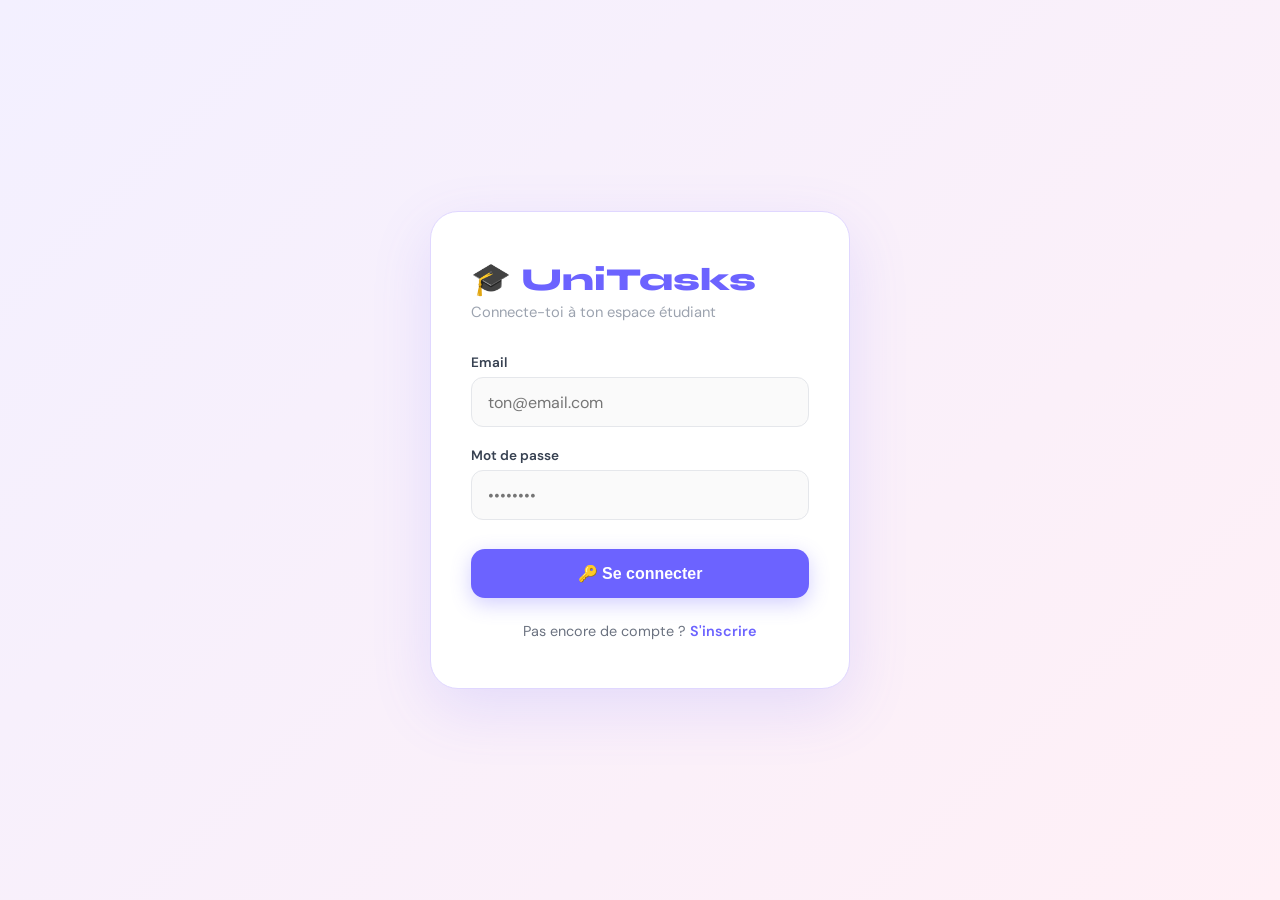
<file: login.html>
<!DOCTYPE html>
<html lang="fr">
<head>
  <meta charset="UTF-8">
  <meta name="viewport" content="width=device-width, initial-scale=1.0">
  <title>UniTasks — Connexion</title>
  <link href="https://fonts.googleapis.com/css2?family=Syne:wght@700;800&family=DM+Sans:wght@400;500;600&display=swap" rel="stylesheet">
  <style>
    *{box-sizing:border-box;margin:0;padding:0;}
    body{font-family:'DM Sans',sans-serif;background:linear-gradient(135deg,#f3f0ff,#fff0f6);min-height:100vh;display:flex;align-items:center;justify-content:center;}
    .card{background:white;border-radius:28px;padding:3rem 2.5rem;width:100%;max-width:420px;box-shadow:0 20px 60px rgba(108,99,255,0.15);border:1.5px solid #e0d7ff;}
    .logo{font-family:'Syne',sans-serif;font-size:2rem;font-weight:800;color:#6c63ff;margin-bottom:0.2rem;}
    .subtitle{color:#9ca3af;font-size:0.92rem;margin-bottom:2rem;}
    label{display:block;font-size:0.85rem;font-weight:600;color:#374151;margin-bottom:0.4rem;margin-top:1.2rem;}
    input{width:100%;padding:0.85rem 1rem;border:1.5px solid #e5e7eb;border-radius:12px;font-size:1rem;font-family:'DM Sans',sans-serif;outline:none;transition:border-color 0.2s;background:#fafafa;}
    input:focus{border-color:#6c63ff;background:white;}
    .btn{width:100%;margin-top:1.8rem;padding:0.95rem;background:#6c63ff;color:white;border:none;border-radius:14px;font-size:1rem;font-weight:700;cursor:pointer;transition:transform 0.2s,box-shadow 0.2s;box-shadow:0 6px 20px rgba(108,99,255,0.3);}
    .btn:hover{transform:translateY(-2px);box-shadow:0 10px 30px rgba(108,99,255,0.4);}
    .err{color:#dc2626;font-size:0.85rem;margin-top:1rem;display:none;background:#fee2e2;padding:0.7rem 1rem;border-radius:10px;}
    .link{text-align:center;margin-top:1.5rem;font-size:0.9rem;color:#6b7280;}
    .link a{color:#6c63ff;text-decoration:none;font-weight:600;}
  </style>
</head>
<body>
  <div class="card">
    <div class="logo">🎓 UniTasks</div>
    <div class="subtitle">Connecte-toi à ton espace étudiant</div>
    <label>Email</label>
    <input type="email" id="email" placeholder="ton@email.com" onkeydown="if(event.key==='Enter') doLogin()">
    <label>Mot de passe</label>
    <input type="password" id="password" placeholder="••••••••" onkeydown="if(event.key==='Enter') doLogin()">
    <div class="err" id="errMsg"></div>
    <button class="btn" onclick="doLogin()">🔑 Se connecter</button>
    <div class="link">Pas encore de compte ? <a href="register.html">S'inscrire</a></div>
  </div>

  <script src="api.js"></script>
  <script>
    if (AuthAPI.isLoggedIn()) window.location.href = 'index.html';

    async function doLogin() {
      const email    = document.getElementById('email').value.trim();
      const password = document.getElementById('password').value;
      const err      = document.getElementById('errMsg');

      if (!email || !password) {
        err.textContent = 'Remplis tous les champs.';
        err.style.display = 'block'; return;
      }

      const res = await AuthAPI.login(email, password);

      if (res.success) {
        // Récupérer le profil sauvegardé (si l'utilisateur s'est inscrit sur ce PC)
        const savedProfile = localStorage.getItem('unitasks_profile_' + res.user.username);
        if (savedProfile) {
          // Fusionner avec les données du serveur
          const profile = { ...JSON.parse(savedProfile), ...res.user };
          localStorage.setItem('unitasks_user', JSON.stringify(profile));
        } else {
          localStorage.setItem('unitasks_user', JSON.stringify(res.user));
        }
        window.location.href = 'index.html';
      } else {
        err.textContent = res.error || 'Email ou mot de passe incorrect.';
        err.style.display = 'block';
      }
    }
  </script>
</body>
</html>
</file>
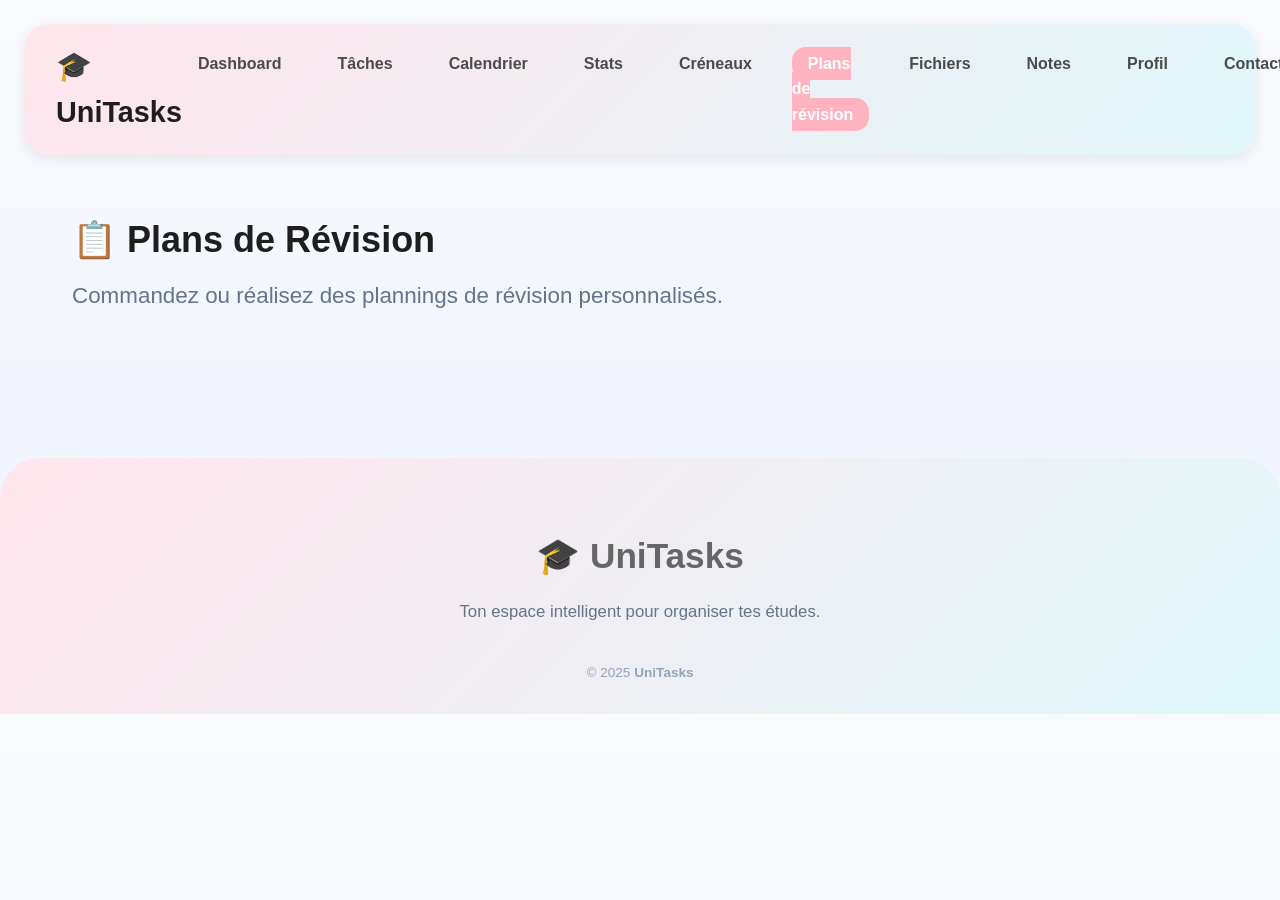
<file: plans.html>
<!DOCTYPE html>
<html lang="fr">
<head>
  <meta charset="UTF-8">
  <meta name="viewport" content="width=device-width, initial-scale=1.0">
  <title>UniTasks - Plans de Révision</title>
  <link rel="stylesheet" href="style.css">
  <link rel="icon" href="logo.svg">
  <style>
    .plans-container { max-width: 1200px; margin: auto; padding: 2rem; }
    
    .section-header { display: flex; justify-content: space-between; align-items: center; margin-bottom: 2rem; }
    
    .btn-order {
      padding: 0.8rem 1.8rem;
      background: var(--primary);
      color: white;
      border: none;
      border-radius: 12px;
      font-weight: 700;
      cursor: pointer;
      box-shadow: 0 4px 14px rgba(108, 99, 255, 0.3);
      transition: var(--transition);
    }
    .btn-order:hover { transform: translateY(-2px); box-shadow: 0 6px 20px rgba(108, 99, 255, 0.4); }

    .grid-plans { display: grid; grid-template-columns: repeat(auto-fill, minmax(320px, 1fr)); gap: 1.5rem; margin-bottom: 3rem; }

    .plan-card {
      background: var(--card-bg);
      border-radius: 20px;
      padding: 1.5rem;
      box-shadow: var(--shadow-sm);
      border-left: 6px solid var(--primary);
      transition: var(--transition);
      position: relative;
    }
    .plan-card:hover { transform: translateY(-4px); box-shadow: var(--shadow); }
    .plan-card.completed { border-left-color: #b7e4c7; }

    body:has(#theme-switch:checked) .plan-card {
      background: #2e384d;
      color: #f1f1f1;
    }

    .plan-subject { font-size: 1.25rem; font-weight: 800; margin-bottom: 0.5rem; }
    .plan-info { font-size: 0.9rem; margin-bottom: 0.4rem; color: var(--text-light); }
    body:has(#theme-switch:checked) .plan-info { color: #cbd5e1; }
    
    .plan-status { font-size: 0.75rem; padding: 0.3rem 0.8rem; border-radius: 20px; font-weight: 700; width: fit-content; margin-top: 0.8rem; }
    .status-requested { background: #fef3c7; color: #b45309; }
    .status-completed { background: #dcfce7; color: #15803d; }

    .plan-actions { display: flex; gap: 0.8rem; margin-top: 1.2rem; flex-wrap: wrap; }
    .btn-action {
      flex: 1;
      padding: 0.5rem 1rem;
      border-radius: 8px;
      font-size: 0.85rem;
      font-weight: 600;
      border: none;
      cursor: pointer;
      text-align: center;
      text-decoration: none;
      transition: var(--transition);
    }
    .btn-primary-action { background: var(--primary); color: white; }
    .btn-primary-action:hover { opacity: 0.9; }
    .btn-danger-action { background: #fee2e2; color: #dc2626; }
    .btn-danger-action:hover { background: #fecaca; }
    .btn-secondary-action { background: #f3f4f6; color: #374151; }
    .btn-secondary-action:hover { background: #e5e7eb; }
    body:has(#theme-switch:checked) .btn-secondary-action { background: #374151; color: #f1f1f1; }
    body:has(#theme-switch:checked) .btn-secondary-action:hover { background: #4b5563; }

    /* Modal styles */
    .modal { display: none; position: fixed; inset: 0; background: rgba(0,0,0,0.5); z-index: 999; align-items: center; justify-content: center; backdrop-filter: blur(4px); }
    .modal.active { display: flex; }
    .modal-content { background: var(--card-bg); border-radius: 24px; padding: 2.5rem; width: 100%; max-width: 500px; box-shadow: var(--shadow); position: relative; animation: modalFade 0.3s ease; }
    body:has(#theme-switch:checked) .modal-content { background: #2e384d; color: #f1f1f1; }
    @keyframes modalFade { from { opacity: 0; transform: translateY(-20px); } to { opacity: 1; transform: translateY(0); } }

    .modal-content h3 { font-size: 1.4rem; font-weight: 800; margin-bottom: 1.5rem; color: var(--primary); }
    .modal-content label { display: block; font-size: 0.85rem; font-weight: 600; margin: 0.8rem 0 0.3rem; }
    .modal-content input, .modal-content select { width: 100%; padding: 0.75rem 1rem; border: 1.5px solid #e5e7eb; border-radius: 10px; font-size: 0.92rem; outline: none; }
    body:has(#theme-switch:checked) .modal-content input, body:has(#theme-switch:checked) .modal-content select { background: #1b2430; border-color: #4b5563; color: #f1f1f1; }

    .modal-btns { display: flex; gap: 1rem; margin-top: 1.8rem; }
    .btn-save { flex: 1; padding: 0.85rem; background: var(--primary); color: white; border: none; border-radius: 12px; font-weight: 700; cursor: pointer; }
    .btn-cancel { flex: 1; padding: 0.85rem; background: #f3f4f6; color: #374151; border: none; border-radius: 12px; font-weight: 700; cursor: pointer; }
    body:has(#theme-switch:checked) .btn-cancel { background: #374151; color: #f1f1f1; }

    .file-input-wrapper { position: relative; margin-top: 0.5rem; }
    .file-label { display: block; padding: 0.8rem 1rem; background: #f9fafb; border: 1.5px dashed #d1d5db; border-radius: 10px; text-align: center; cursor: pointer; font-size: 0.9rem; color: #6b7280; font-weight: 500; transition: var(--transition); }
    .file-label:hover { border-color: var(--primary); background: #f0eeff; color: var(--primary); }
    body:has(#theme-switch:checked) .file-label { background: #1b2430; border-color: #4b5563; color: #9ca3af; }
    body:has(#theme-switch:checked) .file-label:hover { border-color: var(--primary); background: #232c3f; }
  </style>
</head>
<body>
  <header>
    <div class="logo">🎓 UniTasks</div>
    <nav>
      <ul>
        <li><a href="index.html">Dashboard</a></li>
        <li><a href="taches.html">Tâches</a></li>
        <li><a href="calendrier.html">Calendrier</a></li>
        <li><a href="stats.html">Stats</a></li>
        <li><a href="creneaux.html">Créneaux</a></li>
        <li><a href="plans.html" class="active">Plans de révision</a></li>
        <li><a href="fichiers.html">Fichiers</a></li>
        <li><a href="notes.html">Notes</a></li>
        <li><a href="profil.html">Profil</a></li>
        <li><a href="contact.html">Contact</a></li>
      </ul>
    </nav>
    <input type="checkbox" id="theme-switch" hidden>
    <label for="theme-switch" class="theme-toggle">
      <span class="sun">☀️</span><span class="moon">🌙</span>
    </label>
  </header>

  <main class="plans-container">
    <div class="section-header">
      <div>
        <h1 class="page-title" style="margin-top:0; text-align:left;">📋 Plans de Révision</h1>
        <p class="page-subtitle" style="margin-bottom:0; text-align:left;" id="pageSubtitle">Commandez ou réalisez des plannings de révision personnalisés.</p>
      </div>
      <button class="btn-order" id="btnOrder" style="display:none;" onclick="openOrderModal()">➕ Commander un plan</button>
    </div>

    <!-- Interface Enseignant -->
    <div id="teacherView" style="display:none;">
      <h2 style="font-size:1.4rem; font-weight:800; margin-bottom:1.2rem;">Demandes de plans de révision reçues</h2>
      <div class="grid-plans" id="teacherPlansGrid">
        <!-- Rempli dynamiquement -->
      </div>
    </div>

    <!-- Interface Étudiant -->
    <div id="studentView" style="display:none;">
      <h2 style="font-size:1.4rem; font-weight:800; margin-bottom:1.2rem;">Mes demandes de plans</h2>
      <div class="grid-plans" id="studentPlansGrid">
        <!-- Rempli dynamiquement -->
      </div>
    </div>
  </main>

  <!-- Modal Commande (Étudiant) -->
  <div class="modal" id="orderModal">
    <div class="modal-content">
      <h3>📋 Commander un plan de révision</h3>
      <label>Matière concernée</label>
      <input type="text" id="orderSubject" placeholder="ex: Réseaux mobiles, Analyse Mathématique">
      
      <label>Télécharger votre calendrier d'examens / emploi du temps (PDF)</label>
      <div class="file-input-wrapper">
        <label for="orderFile" class="file-label" id="orderFileLabelText">📁 Sélectionner mon fichier</label>
        <input type="file" id="orderFile" style="display:none;" onchange="handleOrderFileSelect(this)">
      </div>

      <div class="modal-btns">
        <button class="btn-cancel" onclick="closeOrderModal()">Annuler</button>
        <button class="btn-save" id="btnSubmitOrder" onclick="savePlanOrder()">💾 Envoyer la demande</button>
      </div>
    </div>
  </div>

  <!-- Modal Réponse Enseignant -->
  <div class="modal" id="responseModal">
    <div class="modal-content">
      <h3>📄 Uploader le plan de révision</h3>
      <p style="font-size:0.9rem; margin-bottom:1rem; opacity:0.85;">Envoyez un fichier PDF contenant le plan de révision personnalisé.</p>
      
      <label>Sélectionner le plan de révision (PDF)</label>
      <div class="file-input-wrapper">
        <label for="responseFile" class="file-label" id="responseFileLabelText">📁 Choisir le plan</label>
        <input type="file" id="responseFile" style="display:none;" onchange="handleResponseFileSelect(this)">
      </div>

      <div class="modal-btns">
        <button class="btn-cancel" onclick="closeResponseModal()">Annuler</button>
        <button class="btn-save" id="btnSubmitResponse" onclick="submitRevisionPlan()">💾 Envoyer le plan</button>
      </div>
    </div>
  </div>

  <footer class="modern-footer">
    <div class="footer-center">
      <h3>🎓 UniTasks</h3>
      <p class="footer-main-text">Ton espace intelligent pour organiser tes études.</p>
    </div>
    <div class="footer-bottom">© 2025 <strong>UniTasks</strong></div>
  </footer>

  <script src="api.js?v=2"></script>
  <script src="app.js?v=2"></script>
  <script>
    let activePlanId = null;
    let selectedTimetableFile = null;
    let selectedPlanFile = null;

    document.addEventListener('DOMContentLoaded', async () => {
      const user = AuthAPI.getUser();
      if (!user) {
        window.location.href = 'login.html';
        return;
      }

      if (user.role === 'enseignant') {
        document.getElementById('pageSubtitle').textContent = "Visualisez les demandes d'aide des étudiants et transmettez-leur des plannings de révision.";
        document.getElementById('teacherView').style.display = 'block';
        loadTeacherPlans();
      } else {
        document.getElementById('pageSubtitle').textContent = "Joignez votre calendrier d'examens et recevez un plan d'étude sur-mesure préparé par un enseignant.";
        document.getElementById('btnOrder').style.display = 'block';
        document.getElementById('studentView').style.display = 'block';
        loadStudentPlans();
      }
    });

    // ── FONCTIONS ENSEIGNANT ──

    async function loadTeacherPlans() {
      const grid = document.getElementById('teacherPlansGrid');
      grid.innerHTML = '<div class="empty-state">Chargement des demandes...</div>';

      try {
        const plans = await PlansAPI.getAll(null, 'enseignant');
        if (plans && plans.error) {
          grid.innerHTML = `<div class="empty-state" style="color: #dc2626;">Erreur : ${plans.error}</div>`;
          return;
        }
        if (!Array.isArray(plans)) {
          grid.innerHTML = `<div class="empty-state" style="color: #dc2626;">Erreur : Format de données invalide de l'API.</div>`;
          return;
        }
        if (plans.length === 0) {
          grid.innerHTML = '<div class="empty-state">Aucune demande de plan de révision reçue.</div>';
          return;
        }

        grid.innerHTML = plans.map(plan => {
          let statusText = 'En attente';
          let statusClass = 'status-requested';
          let cardClass = '';
          let actionsHtml = `
            ${plan.timetable_path ? `<a href="uploads/${plan.timetable_path}" class="btn-action btn-secondary-action" target="_blank">⬇️ Calendrier examens</a>` : ''}
            <button class="btn-action btn-primary-action" onclick="openResponseModal(${plan.id})">✍️ Répondre</button>
          `;

          if (plan.status === 'completed') {
            statusText = `Réalisé par @${plan.teacher_name}`;
            statusClass = 'status-completed';
            cardClass = 'completed';
            actionsHtml = `
              ${plan.timetable_path ? `<a href="uploads/${plan.timetable_path}" class="btn-action btn-secondary-action" target="_blank">📄 Calendrier</a>` : ''}
              ${plan.plan_path ? `<a href="uploads/${plan.plan_path}" class="btn-action btn-primary-action" target="_blank">⬇️ Plan envoyé</a>` : ''}
            `;
          }

          const dateStr = new Date(plan.created_at).toLocaleDateString('fr-FR', {
            day: 'numeric', month: 'long', year: 'numeric'
          });

          return `
            <div class="plan-card ${cardClass}">
              <div class="plan-subject">${plan.subject}</div>
              <div class="plan-info">👤 Étudiant : @${plan.student_name}</div>
              <div class="plan-info">📅 Demandé le : ${dateStr}</div>
              <div class="plan-status ${statusClass}">${statusText}</div>
              <div class="plan-actions">
                ${actionsHtml}
                <button class="btn-action btn-danger-action" style="flex:0; min-width:40px; padding:0.5rem;" onclick="deletePlan(${plan.id})">🗑️</button>
              </div>
            </div>
          `;
        }).join('');
      } catch (err) {
        grid.innerHTML = '<div class="empty-state">Erreur de connexion.</div>';
      }
    }

    function openResponseModal(id) {
      activePlanId = id;
      selectedPlanFile = null;
      document.getElementById('responseFileLabelText').textContent = '📁 Choisir le plan';
      document.getElementById('responseModal').classList.add('active');
    }
    function closeResponseModal() {
      document.getElementById('responseModal').classList.remove('active');
    }

    function handleResponseFileSelect(input) {
      if (input.files.length > 0) {
        selectedPlanFile = input.files[0];
        document.getElementById('responseFileLabelText').textContent = '📄 ' + selectedPlanFile.name;
      }
    }

    async function submitRevisionPlan() {
      const user = AuthAPI.getUser();
      if (!selectedPlanFile) {
        alert('Veuillez joindre le plan de révision PDF.');
        return;
      }

      const btn = document.getElementById('btnSubmitResponse');
      const originalText = btn.innerHTML;
      btn.disabled = true;
      btn.innerHTML = '<span class="spinner"></span> Envoi en cours...';

      try {
        // 1. Upload
        const uploadRes = await UploadAPI.upload(selectedPlanFile);
        if (uploadRes && uploadRes.success) {
          // 2. Terminer le plan
          const res = await PlansAPI.uploadPlan(activePlanId, user.id, uploadRes.fileName);
          if (res && res.success) {
            closeResponseModal();
            loadTeacherPlans();
          } else {
            alert('Erreur de transmission du plan : ' + ((res && res.error) || 'Erreur inconnue'));
          }
        } else {
          alert('Échec de l\'upload : ' + ((uploadRes && uploadRes.error) || 'Erreur inconnue'));
        }
      } catch (err) {
        alert('Une erreur est survenue lors de l\'envoi : ' + err.message);
      } finally {
        btn.disabled = false;
        btn.innerHTML = originalText;
      }
    }


    // ── FONCTIONS ETUDIANT ──

    async function loadStudentPlans() {
      const user = AuthAPI.getUser();
      const grid = document.getElementById('studentPlansGrid');
      grid.innerHTML = '<div class="empty-state">Chargement...</div>';

      try {
        const plans = await PlansAPI.getAll(user.id, 'etudiant');
        if (plans && plans.error) {
          grid.innerHTML = `<div class="empty-state" style="color: #dc2626;">Erreur : ${plans.error}</div>`;
          return;
        }
        if (!Array.isArray(plans)) {
          grid.innerHTML = `<div class="empty-state" style="color: #dc2626;">Erreur : Format de données invalide de l'API.</div>`;
          return;
        }
        if (plans.length === 0) {
          grid.innerHTML = '<div class="empty-state">Vous n\'avez pas commandé de plan de révision pour le moment.</div>';
          return;
        }

        grid.innerHTML = plans.map(plan => {
          let statusText = 'En attente d\'un enseignant';
          let statusClass = 'status-requested';
          let cardClass = '';
          let actionsHtml = `
            <button class="btn-action btn-danger-action" onclick="deletePlan(${plan.id})">❌ Annuler la demande</button>
          `;

          if (plan.status === 'completed') {
            statusText = `Rédigé par @${plan.teacher_name}`;
            statusClass = 'status-completed';
            cardClass = 'completed';
            actionsHtml = `
              ${plan.plan_path ? `<a href="uploads/${plan.plan_path}" class="btn-action btn-primary-action" target="_blank">⬇️ Télécharger mon plan</a>` : ''}
            `;
          }

          const dateStr = new Date(plan.created_at).toLocaleDateString('fr-FR', {
            day: 'numeric', month: 'long', year: 'numeric'
          });

          return `
            <div class="plan-card ${cardClass}">
              <div class="plan-subject">${plan.subject}</div>
              <div class="plan-info">📅 Demandé le : ${dateStr}</div>
              <div class="plan-status ${statusClass}">${statusText}</div>
              <div class="plan-actions">
                ${actionsHtml}
              </div>
            </div>
          `;
        }).join('');
      } catch (err) {
        grid.innerHTML = '<div class="empty-state">Erreur de chargement.</div>';
      }
    }

    function openOrderModal() {
      selectedTimetableFile = null;
      document.getElementById('orderFileLabelText').textContent = '📁 Sélectionner mon fichier';
      document.getElementById('orderModal').classList.add('active');
    }
    function closeOrderModal() {
      document.getElementById('orderModal').classList.remove('active');
    }

    function handleOrderFileSelect(input) {
      if (input.files.length > 0) {
        selectedTimetableFile = input.files[0];
        document.getElementById('orderFileLabelText').textContent = '📄 ' + selectedTimetableFile.name;
      }
    }

    async function savePlanOrder() {
      const user = AuthAPI.getUser();
      const subject = document.getElementById('orderSubject').value.trim();

      if (!subject) {
        alert('Veuillez spécifier la matière.');
        return;
      }

      const btn = document.getElementById('btnSubmitOrder');
      const originalText = btn.innerHTML;
      btn.disabled = true;
      btn.innerHTML = '<span class="spinner"></span> Envoi en cours...';

      try {
        let timetablePath = null;
        if (selectedTimetableFile) {
          const uploadRes = await UploadAPI.upload(selectedTimetableFile);
          if (uploadRes && uploadRes.success) {
            timetablePath = uploadRes.fileName;
          } else {
            alert('Échec de l\'envoi de l\'emploi du temps : ' + ((uploadRes && uploadRes.error) || 'Erreur inconnue'));
            return;
          }
        }

        const res = await PlansAPI.order({
          student_id: user.id,
          subject,
          timetable_path: timetablePath
        });

        if (res && res.success) {
          closeOrderModal();
          loadStudentPlans();
        } else {
          let errMsg = (res && res.error) || 'Erreur inconnue';
          if (errMsg.includes('foreign key constraint fails') || errMsg.includes('Integrity constraint violation')) {
            alert('Erreur lors de la création de la demande : Votre session utilisateur semble obsolète (l\'utilisateur n\'existe pas dans la base de données). Veuillez vous déconnecter et vous reconnecter.');
          } else {
            alert('Erreur lors de la création de la demande : ' + errMsg);
          }
        }
      } catch (err) {
        alert('Une erreur est survenue lors de l\'envoi : ' + err.message);
      } finally {
        btn.disabled = false;
        btn.innerHTML = originalText;
      }
    }

    async function deletePlan(id) {
      if (confirm('Confirmer la suppression de cette demande de plan ?')) {
        try {
          const res = await PlansAPI.delete(id);
          if (res && res.success) {
            const user = AuthAPI.getUser();
            if (user.role === 'enseignant') {
              loadTeacherPlans();
            } else {
              loadStudentPlans();
            }
          } else {
            alert('Erreur lors de la suppression : ' + ((res && res.error) || 'Erreur inconnue'));
          }
        } catch (err) {
          alert('Une erreur est survenue lors de la suppression : ' + err.message);
        }
      }
    }
  </script>
</body>
</html>
</file>
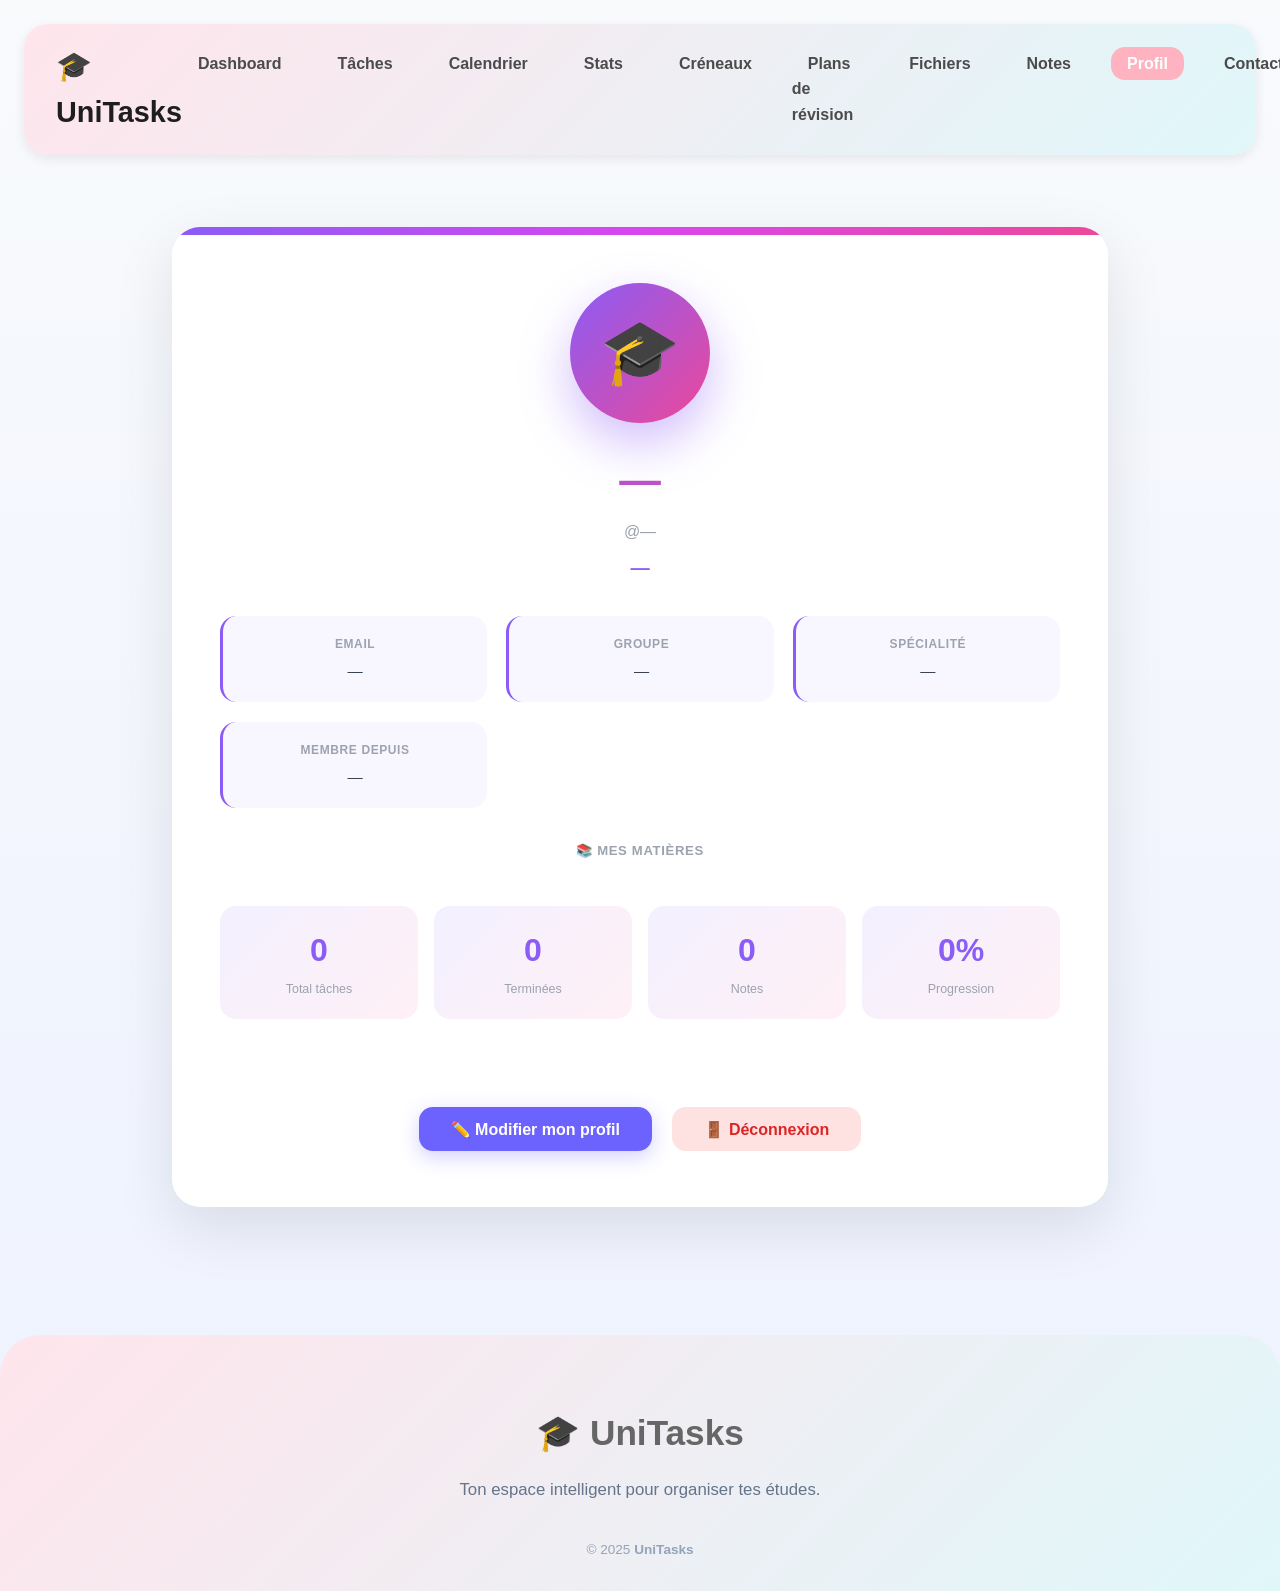
<file: profil.html>
<!DOCTYPE html>
<html lang="fr">
<head>
  <meta charset="UTF-8">
  <meta name="viewport" content="width=device-width, initial-scale=1.0">
  <title>UniTasks - Mon Profil</title>
  <link rel="stylesheet" href="style.css">
  <link rel="icon" href="logo.svg">
  <style>
    .profile-container{max-width:1000px;margin:0 auto;padding:3rem 2rem;}
    .profile-card{background:white;border-radius:28px;padding:3.5rem 3rem;box-shadow:0 20px 60px rgba(0,0,0,0.1);text-align:center;position:relative;overflow:hidden;}
    body.dark .profile-card{background:#2e384d;}
    .profile-card::before{content:'';position:absolute;top:0;left:0;right:0;height:8px;background:linear-gradient(90deg,#8b5cf6,#d946ef,#ec4899);}
    .monogram{width:140px;height:140px;background:linear-gradient(135deg,#8b5cf6,#ec4899);color:white;border-radius:50%;display:grid;place-items:center;font-size:4rem;font-weight:900;margin:0 auto 1.5rem;box-shadow:0 20px 50px rgba(139,92,246,0.4);transition:all 0.5s ease;cursor:default;}
    .monogram:hover{transform:scale(1.08) rotate(6deg);box-shadow:0 30px 70px rgba(139,92,246,0.5);}
    .profile-name{font-size:2.6rem;font-weight:900;margin:0.4rem 0;background:linear-gradient(90deg,#8b5cf6,#ec4899);-webkit-background-clip:text;-webkit-text-fill-color:transparent;}
    .profile-username{color:#9ca3af;font-size:1rem;margin-bottom:0.5rem;}
    .profile-role{font-size:1.2rem;color:#8b5cf6;font-weight:600;margin-bottom:1rem;}
    .profile-bio{color:#6b7280;font-size:0.95rem;max-width:500px;margin:0 auto 2rem;line-height:1.6;}
    .profile-info{display:grid;grid-template-columns:repeat(auto-fit,minmax(200px,1fr));gap:1.2rem;margin:2rem 0;}
    .info-item{background:#f8f7ff;padding:1.2rem;border-radius:16px;font-weight:500;font-size:0.95rem;color:#374151;border-left:3px solid #8b5cf6;}
    body.dark .info-item{background:#1b2430;color:#f1f1f1;}
    .info-label{font-size:0.75rem;color:#9ca3af;font-weight:600;text-transform:uppercase;letter-spacing:0.05em;margin-bottom:0.3rem;}
    .stats-row{display:grid;grid-template-columns:repeat(4,1fr);gap:1rem;margin:2rem 0;}
    .stat-box{background:linear-gradient(135deg,#f3f0ff,#fff0f6);border-radius:16px;padding:1.2rem;text-align:center;}
    .stat-box .val{font-size:2rem;font-weight:900;color:#8b5cf6;}
    .stat-box .lbl{font-size:0.78rem;color:#9ca3af;margin-top:0.2rem;}
    .badges-container{display:flex;flex-wrap:wrap;gap:1rem;justify-content:center;margin:2rem 0;}
    .badge-pro{padding:0.6rem 1.2rem;border-radius:50px;font-weight:700;font-size:0.9rem;box-shadow:0 4px 12px rgba(0,0,0,0.1);display:flex;align-items:center;gap:0.5rem;}
    .edit-btn{background:#6c63ff;color:white;border:none;padding:0.8rem 2rem;border-radius:14px;font-weight:700;font-size:1rem;cursor:pointer;margin-top:1.5rem;transition:all 0.2s;box-shadow:0 6px 20px rgba(108,99,255,0.3);}
    .edit-btn:hover{transform:translateY(-2px);box-shadow:0 10px 28px rgba(108,99,255,0.4);}
    .logout-btn{background:#fee2e2;color:#dc2626;border:none;padding:0.8rem 2rem;border-radius:14px;font-weight:700;font-size:1rem;cursor:pointer;margin-top:1rem;margin-left:1rem;transition:all 0.2s;}
    .logout-btn:hover{background:#fecaca;}

    /* Modal édition */
    .edit-modal{display:none;position:fixed;inset:0;background:rgba(0,0,0,0.5);z-index:999;align-items:center;justify-content:center;}
    .edit-modal.active{display:flex;}
    .edit-modal-content{background:white;border-radius:24px;padding:2.5rem;width:100%;max-width:500px;max-height:90vh;overflow-y:auto;}
    body.dark .edit-modal-content{background:#2e384d;color:#f1f1f1;}
    .edit-modal h3{font-size:1.4rem;font-weight:800;margin-bottom:1.5rem;color:#6c63ff;}
    .edit-modal label{display:block;font-size:0.85rem;font-weight:600;color:#374151;margin:0.8rem 0 0.3rem;}
    body.dark .edit-modal label{color:#e0e0e0;}
    .edit-modal input,.edit-modal textarea{width:100%;padding:0.75rem 1rem;border:1.5px solid #e5e7eb;border-radius:10px;font-size:0.92rem;outline:none;}
    .edit-modal input:focus,.edit-modal textarea:focus{border-color:#6c63ff;}
    .edit-modal textarea{height:70px;resize:none;}
    .modal-btns{display:flex;gap:1rem;margin-top:1.5rem;}
    .save-btn{flex:1;padding:0.85rem;background:#6c63ff;color:white;border:none;border-radius:12px;font-weight:700;cursor:pointer;}
    .cancel-btn{flex:1;padding:0.85rem;background:#f3f4f6;color:#374151;border:none;border-radius:12px;font-weight:700;cursor:pointer;}

    @media(max-width:600px){.stats-row{grid-template-columns:1fr 1fr;}.profile-name{font-size:1.8rem;}}
  </style>
</head>
<body>
  <header>
    <div class="logo">🎓 UniTasks</div>
        <nav>
      <ul>
        <li><a href="index.html">Dashboard</a></li>
        <li><a href="taches.html">Tâches</a></li>
        <li><a href="calendrier.html">Calendrier</a></li>
        <li><a href="stats.html">Stats</a></li>
        <li><a href="creneaux.html">Créneaux</a></li>
        <li><a href="plans.html">Plans de révision</a></li>
        <li><a href="fichiers.html">Fichiers</a></li>
        <li><a href="notes.html">Notes</a></li>
        <li><a href="profil.html" class="active">Profil</a></li>
        <li><a href="contact.html">Contact</a></li>
      </ul>
    </nav>
    <input type="checkbox" id="theme-switch" hidden>
    <label for="theme-switch" class="theme-toggle">
      <span class="sun">☀️</span><span class="moon">🌙</span>
    </label>
  </header>

  <main class="profile-container">
    <div class="profile-card">
      <div class="monogram" id="profileAvatar">🎓</div>
      <h1 class="profile-name" id="profileName">—</h1>
      <p class="profile-username" id="profileUsername">@—</p>
      <p class="profile-role" id="profileRole">—</p>
      <p class="profile-bio" id="profileBio"></p>

      <div class="profile-info">
        <div class="info-item"><div class="info-label">Email</div><div id="profileEmail">—</div></div>
        <div class="info-item"><div class="info-label" id="profileGroupeLabel">Groupe</div><div id="profileGroupe">—</div></div>
        <div class="info-item"><div class="info-label" id="profileSpecialiteLabel">Spécialité</div><div id="profileSpecialite">—</div></div>
        <div class="info-item"><div class="info-label">Membre depuis</div><div id="profileDate">—</div></div>
      </div>

      <!-- Matières -->
      <div style="margin:1.5rem 0;">
        <div id="profileMatiereTitle" style="font-size:0.82rem;font-weight:700;color:#9ca3af;text-transform:uppercase;letter-spacing:0.05em;margin-bottom:0.8rem;">📚 Mes matières</div>
        <div id="matieresList" style="display:flex;flex-wrap:wrap;gap:0.6rem;justify-content:center;"></div>
      </div>

      <!-- Stats dynamiques -->
      <div class="stats-row">
        <div class="stat-box"><div class="val" id="statTotal">0</div><div class="lbl" id="lblStatTotal">Total tâches</div></div>
        <div class="stat-box"><div class="val" id="statDone">0</div><div class="lbl" id="lblStatDone">Terminées</div></div>
        <div class="stat-box"><div class="val" id="statNotes">0</div><div class="lbl" id="lblStatNotes">Notes</div></div>
        <div class="stat-box"><div class="val" id="statPct">0%</div><div class="lbl" id="lblStatPct">Progression</div></div>
      </div>

      <!-- Badges dynamiques -->
      <div class="badges-container" id="badgesContainer"></div>

      <div>
        <button class="edit-btn" onclick="openEdit()">✏️ Modifier mon profil</button>
        <button class="logout-btn" onclick="doLogout()">🚪 Déconnexion</button>
      </div>
    </div>
  </main>

  <!-- Modal édition -->
  <div class="edit-modal" id="editModal">
    <div class="edit-modal-content">
      <h3>✏️ Modifier mon profil</h3>
      <label>Prénom</label>
      <input type="text" id="editFirstname" placeholder="Prénom">
      <label>Nom</label>
      <input type="text" id="editLastname" placeholder="Nom">
      <label id="editSpecialiteLabel">Spécialité</label>
      <input type="text" id="editSpecialite" placeholder="ex: Cybersécurité">
      <label id="editGroupeLabel">Groupe</label>
      <input type="text" id="editGroupe" placeholder="ex: Groupe 3D">
      <label id="editMatieresLabel">Mes matières <span style="color:#9ca3af;font-weight:400;">(séparées par des virgules)</span></label>
      <input type="text" id="editMatieres" placeholder="ex: Maths, Physique, Info">
      <label>Bio</label>
      <textarea id="editBio" placeholder="Quelques mots sur toi..."></textarea>
      <label>Avatar</label>
      <div class="avatar-row" id="editAvatarRow" style="display:flex;gap:0.5rem;flex-wrap:wrap;margin-top:0.4rem;">
        <span class="avatar-opt" data-val="🎓" style="font-size:1.5rem;cursor:pointer;padding:0.3rem;border-radius:8px;border:2px solid transparent;">🎓</span>
        <span class="avatar-opt" data-val="👨‍💻" style="font-size:1.5rem;cursor:pointer;padding:0.3rem;border-radius:8px;border:2px solid transparent;">👨‍💻</span>
        <span class="avatar-opt" data-val="👩‍💻" style="font-size:1.5rem;cursor:pointer;padding:0.3rem;border-radius:8px;border:2px solid transparent;">👩‍💻</span>
        <span class="avatar-opt" data-val="🧑‍🎓" style="font-size:1.5rem;cursor:pointer;padding:0.3rem;border-radius:8px;border:2px solid transparent;">🧑‍🎓</span>
        <span class="avatar-opt" data-val="👨‍🔬" style="font-size:1.5rem;cursor:pointer;padding:0.3rem;border-radius:8px;border:2px solid transparent;">👨‍🔬</span>
        <span class="avatar-opt" data-val="👩‍🔬" style="font-size:1.5rem;cursor:pointer;padding:0.3rem;border-radius:8px;border:2px solid transparent;">👩‍🔬</span>
        <span class="avatar-opt" data-val="🦸" style="font-size:1.5rem;cursor:pointer;padding:0.3rem;border-radius:8px;border:2px solid transparent;">🦸</span>
        <span class="avatar-opt" data-val="🧑‍💼" style="font-size:1.5rem;cursor:pointer;padding:0.3rem;border-radius:8px;border:2px solid transparent;">🧑‍💼</span>
      </div>
      <div class="modal-btns">
        <button class="cancel-btn" onclick="closeEdit()">Annuler</button>
        <button class="save-btn" onclick="saveEdit()">💾 Enregistrer</button>
      </div>
    </div>
  </div>

  <footer class="modern-footer">
    <div class="footer-center">
      <h3>🎓 UniTasks</h3>
      <p class="footer-main-text">Ton espace intelligent pour organiser tes études.</p>
    </div>
    <div class="footer-bottom">© 2025 <strong>UniTasks</strong></div>
  </footer>

  <script src="api.js"></script>
  <script src="app.js"></script>
  <script>
  document.addEventListener('DOMContentLoaded', async () => {

    const user = AuthAPI.getUser();

    if (!user) {
      window.location.href = 'login.html';
      return;
    }

    // Remplir les infos
    const fullname = [user.firstname, user.lastname].filter(Boolean).join(' ') || user.username || 'Utilisateur';
    document.getElementById('profileAvatar').textContent   = user.avatar || '🎓';
    document.getElementById('profileName').textContent     = fullname;
    document.getElementById('profileUsername').textContent = '@' + (user.username || '');
    document.getElementById('profileBio').textContent      = user.bio || '';
    document.getElementById('profileEmail').textContent    = user.email || '—';
    document.getElementById('profileDate').textContent     = user.createdAt || '—';

    // Rôle et labels dynamiques
    const role = user.role || 'etudiant';
    if (role === 'enseignant') {
      document.getElementById('profileRole').textContent = 'Enseignant(e)';
      document.getElementById('profileSpecialiteLabel').textContent = 'Département';
      document.getElementById('profileGroupeLabel').textContent = 'Grade / Titre';
      document.getElementById('profileMatiereTitle').textContent = '📚 Matières enseignées';
      
      document.getElementById('profileSpecialite').textContent = user.specialite || 'Non renseigné';
      document.getElementById('profileGroupe').textContent = user.groupe || 'Non renseigné';
    } else {
      document.getElementById('profileRole').textContent = 'Étudiant(e)';
      document.getElementById('profileSpecialiteLabel').textContent = 'Spécialité';
      document.getElementById('profileGroupeLabel').textContent = 'Groupe';
      document.getElementById('profileMatiereTitle').textContent = '📚 Mes matières';
      
      document.getElementById('profileSpecialite').textContent = user.specialite || 'Non renseigné';
      document.getElementById('profileGroupe').textContent = user.groupe || 'Non renseigné';
    }

    // ── Matières ──
    const matieres = user.matieres || [];
    const matList  = document.getElementById('matieresList');
    if (matList) {
      const colors = ['#ede9ff','#fee2e2','#fef9c3','#dcfce7','#e0f7fa','#fff0f6','#f0fdf4','#fef3c7'];
      const texts  = ['#4c1d95','#991b1b','#854d0e','#065f46','#065f4a','#9d174d','#166534','#92400e'];
      if (matieres.length === 0) {
        matList.innerHTML = '<span style="color:#9ca3af;font-size:0.88rem;">Aucune matière définie</span>';
      } else {
        matList.innerHTML = matieres.map((m, i) =>
          `<span style="background:${colors[i%colors.length]};color:${texts[i%texts.length]};padding:0.4rem 1rem;border-radius:20px;font-size:0.88rem;font-weight:600;">${m}</span>`
        ).join('');
      }
    }

    // ── Stats dynamiques ──
    if (role === 'enseignant') {
      document.getElementById('lblStatTotal').textContent = "Créneaux";
      document.getElementById('lblStatDone').textContent = "Réservés";
      document.getElementById('lblStatNotes').textContent = "Terminés";
      document.getElementById('lblStatPct').textContent = "Plans rédigés";

      try {
        const slots = await CreneauxAPI.getAll(user.id, 'enseignant').catch(() => []);
        const plans = await PlansAPI.getAll(null, 'enseignant').catch(() => []);
        
        const totalSlots = slots.length;
        const reservedSlots = slots.filter(s => s.status === 'reserved').length;
        const completedSlots = slots.filter(s => s.status === 'completed').length;
        const finishedPlans = plans.filter(p => p.status === 'completed' && p.teacher_id == user.id).length;

        document.getElementById('statTotal').textContent = totalSlots;
        document.getElementById('statDone').textContent = reservedSlots;
        document.getElementById('statNotes').textContent = completedSlots;
        document.getElementById('statPct').textContent = finishedPlans;

        // Badges Enseignant
        const badges = [];
        if (completedSlots >= 5) badges.push({ label: '🌟 Tuteur Dévoué', bg: '#ede9ff', color: '#4c1d95' });
        if (finishedPlans >= 3) badges.push({ label: '📚 Mentor Réorganisation', bg: '#ecfdf5', color: '#065f46' });
        if (totalSlots >= 8) badges.push({ label: '⚡ Très Actif', bg: '#fef9c3', color: '#854d0e' });
        if (badges.length === 0) badges.push({ label: '🌱 Nouveau Tuteur', bg: '#f0fdf4', color: '#166534' });

        document.getElementById('badgesContainer').innerHTML = badges.map(b =>
          `<span class="badge-pro" style="background:${b.bg};color:${b.color};">${b.label}</span>`
        ).join('');

      } catch (e) {
        console.error(e);
      }
    } else {
      const tasks  = JSON.parse(localStorage.getItem('unitasks_tasks') || '[]');
      const notes  = JSON.parse(localStorage.getItem('unitasks_notes')  || '[]');
      const done   = tasks.filter(t => t.status === 'done').length;
      const pct    = tasks.length ? Math.round((done / tasks.length) * 100) : 0;

      document.getElementById('statTotal').textContent = tasks.length;
      document.getElementById('statDone').textContent  = done;
      document.getElementById('statNotes').textContent = notes.length;
      document.getElementById('statPct').textContent   = pct + '%';

      // Badges Étudiant
      const badges = [];
      if (pct >= 80) badges.push({ label: '🏆 Super productif', bg: '#ecfdf5', color: '#065f46' });
      if (pct >= 50) badges.push({ label: '⚡ Bon rythme',      bg: '#fef9c3', color: '#854d0e' });
      if (tasks.length >= 5) badges.push({ label: '📋 Organisé',  bg: '#ede9ff', color: '#4c1d95' });
      if (notes.length >= 3) badges.push({ label: '📝 Bon preneur de notes', bg: '#e0f7fa', color: '#065f4a' });
      if (tasks.filter(t => t.priority === 'urgent' && t.status === 'done').length > 0)
        badges.push({ label: '🔥 Gère l\'urgence', bg: '#fee2e2', color: '#991b1b' });
      if (badges.length === 0) badges.push({ label: '🌱 Débutant', bg: '#f0fdf4', color: '#166534' });

      document.getElementById('badgesContainer').innerHTML = badges.map(b =>
        `<span class="badge-pro" style="background:${b.bg};color:${b.color};">${b.label}</span>`
      ).join('');
    }
  });

  // ── Modal édition ──
  let editAvatar = '🎓';
  function openEdit() {
    const user = AuthAPI.getUser() || {};
    document.getElementById('editFirstname').value   = user.firstname   || '';
    document.getElementById('editLastname').value    = user.lastname    || '';
    document.getElementById('editSpecialite').value  = user.specialite  || '';
    document.getElementById('editGroupe').value      = user.groupe      || '';
    document.getElementById('editBio').value         = user.bio         || '';
    document.getElementById('editMatieres').value    = (user.matieres || []).join(', ');
    
    // Labels d'édition selon le rôle
    const role = user.role || 'etudiant';
    if (role === 'enseignant') {
      document.getElementById('editSpecialiteLabel').textContent = 'Département';
      document.getElementById('editGroupeLabel').textContent = 'Grade / Titre';
      document.getElementById('editMatieresLabel').innerHTML = 'Matières enseignées <span style="color:#9ca3af;font-weight:400;">(séparées par des virgules)</span>';
    } else {
      document.getElementById('editSpecialiteLabel').textContent = 'Spécialité';
      document.getElementById('editGroupeLabel').textContent = 'Groupe';
      document.getElementById('editMatieresLabel').innerHTML = 'Mes matières <span style="color:#9ca3af;font-weight:400;">(séparées par des virgules)</span>';
    }

    editAvatar = user.avatar || '🎓';
    document.querySelectorAll('#editAvatarRow .avatar-opt').forEach(o => {
      o.style.borderColor = o.dataset.val === editAvatar ? '#6c63ff' : 'transparent';
      o.style.background  = o.dataset.val === editAvatar ? '#ede9ff' : 'transparent';
      o.addEventListener('click', () => {
        document.querySelectorAll('#editAvatarRow .avatar-opt').forEach(x => {
          x.style.borderColor = 'transparent'; x.style.background = 'transparent';
        });
        o.style.borderColor = '#6c63ff'; o.style.background = '#ede9ff';
        editAvatar = o.dataset.val;
      });
    });
    document.getElementById('editModal').classList.add('active');
  }

  function closeEdit() {
    document.getElementById('editModal').classList.remove('active');
  }

  function saveEdit() {
    const user = AuthAPI.getUser() || {};
    user.firstname   = document.getElementById('editFirstname').value.trim();
    user.lastname    = document.getElementById('editLastname').value.trim();
    user.specialite  = document.getElementById('editSpecialite').value.trim();
    user.groupe      = document.getElementById('editGroupe').value.trim();
    user.bio         = document.getElementById('editBio').value.trim();
    const matStr     = document.getElementById('editMatieres').value;
    user.matieres    = matStr.split(',').map(m => m.trim()).filter(Boolean);
    user.avatar      = editAvatar;
    
    localStorage.setItem('unitasks_user', JSON.stringify(user));
    closeEdit();
    location.reload();
  }

  function doLogout() {
    if (confirm('Se déconnecter ?')) {
      localStorage.removeItem('unitasks_user');
      window.location.href = 'login.html';
    }
  }
  </script>
</body>
</html>
</file>
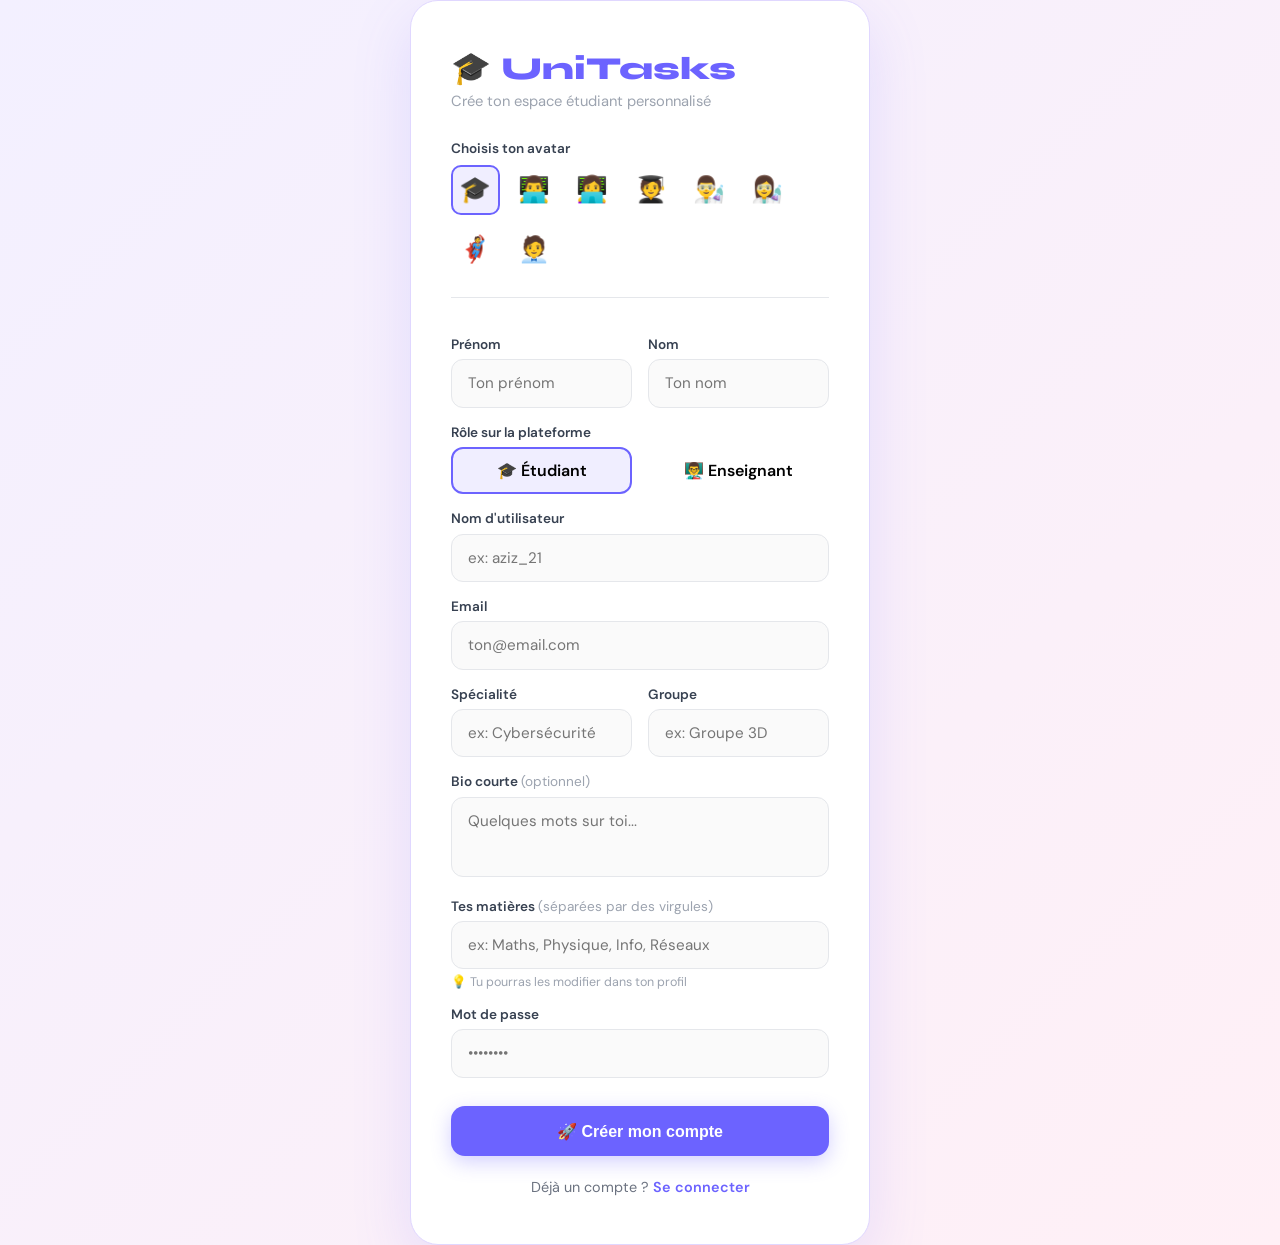
<file: register.html>
<!DOCTYPE html>
<html lang="fr">
<head>
  <meta charset="UTF-8">
  <meta name="viewport" content="width=device-width, initial-scale=1.0">
  <title>UniTasks — Inscription</title>
  <link href="https://fonts.googleapis.com/css2?family=Syne:wght@700;800&family=DM+Sans:wght@400;500;600&display=swap" rel="stylesheet">
  <style>
    *{box-sizing:border-box;margin:0;padding:0;}
    body{font-family:'DM Sans',sans-serif;background:linear-gradient(135deg,#f3f0ff,#fff0f6);min-height:100vh;display:flex;align-items:center;justify-content:center;}
    .card{background:white;border-radius:28px;padding:3rem 2.5rem;width:100%;max-width:460px;box-shadow:0 20px 60px rgba(108,99,255,0.15);border:1.5px solid #e0d7ff;}
    .logo{font-family:'Syne',sans-serif;font-size:2rem;font-weight:800;color:#6c63ff;margin-bottom:0.2rem;}
    .subtitle{color:#9ca3af;font-size:0.92rem;margin-bottom:1.8rem;}
    .form-row{display:grid;grid-template-columns:1fr 1fr;gap:1rem;}
    label{display:block;font-size:0.85rem;font-weight:600;color:#374151;margin-bottom:0.4rem;margin-top:1rem;}
    input,select,textarea{width:100%;padding:0.82rem 1rem;border:1.5px solid #e5e7eb;border-radius:12px;font-size:0.95rem;font-family:'DM Sans',sans-serif;outline:none;transition:border-color 0.2s;background:#fafafa;}
    input:focus,select:focus,textarea:focus{border-color:#6c63ff;background:white;}
    textarea{resize:none;height:80px;}
    .avatar-row{display:flex;gap:0.6rem;flex-wrap:wrap;margin-top:0.5rem;}
    .avatar-opt{font-size:1.6rem;cursor:pointer;padding:0.4rem;border-radius:10px;border:2px solid transparent;transition:all 0.2s;}
    .avatar-opt:hover,.avatar-opt.selected{border-color:#6c63ff;background:#f0eeff;}
    .btn{width:100%;margin-top:1.8rem;padding:0.95rem;background:#6c63ff;color:white;border:none;border-radius:14px;font-size:1rem;font-weight:700;cursor:pointer;transition:transform 0.2s,box-shadow 0.2s;box-shadow:0 6px 20px rgba(108,99,255,0.3);}
    .btn:hover{transform:translateY(-2px);box-shadow:0 10px 30px rgba(108,99,255,0.4);}
    .msg{font-size:0.85rem;margin-top:1rem;display:none;padding:0.7rem 1rem;border-radius:10px;}
    .err{color:#dc2626;background:#fee2e2;} .ok{color:#16a34a;background:#dcfce7;}
    .link{text-align:center;margin-top:1.4rem;font-size:0.9rem;color:#6b7280;}
    .link a{color:#6c63ff;text-decoration:none;font-weight:600;}
    .divider{border:none;border-top:1px solid #e5e7eb;margin:1.4rem 0;}
  </style>
</head>
<body>
  <div class="card">
    <div class="logo">🎓 UniTasks</div>
    <div class="subtitle">Crée ton espace étudiant personnalisé</div>

    <!-- Avatar -->
    <label>Choisis ton avatar</label>
    <div class="avatar-row" id="avatarRow">
      <span class="avatar-opt selected" data-val="🎓">🎓</span>
      <span class="avatar-opt" data-val="👨‍💻">👨‍💻</span>
      <span class="avatar-opt" data-val="👩‍💻">👩‍💻</span>
      <span class="avatar-opt" data-val="🧑‍🎓">🧑‍🎓</span>
      <span class="avatar-opt" data-val="👨‍🔬">👨‍🔬</span>
      <span class="avatar-opt" data-val="👩‍🔬">👩‍🔬</span>
      <span class="avatar-opt" data-val="🦸">🦸</span>
      <span class="avatar-opt" data-val="🧑‍💼">🧑‍💼</span>
    </div>

    <hr class="divider">

    <!-- Nom + Prénom -->
    <div class="form-row">
      <div>
        <label>Prénom</label>
        <input type="text" id="firstname" placeholder="Ton prénom">
      </div>
      <div>
        <label>Nom</label>
        <input type="text" id="lastname" placeholder="Ton nom">
      </div>
    </div>

    <!-- Rôle -->
    <label>Rôle sur la plateforme</label>
    <div style="display:grid;grid-template-columns:1fr 1fr;gap:1rem;margin-top:0.4rem;margin-bottom:0.8rem;">
      <div id="roleEtudiant" class="avatar-opt selected" style="font-size:1rem;padding:0.7rem;text-align:center;border-radius:12px;border:2px solid #6c63ff;background:#f0eeff;cursor:pointer;font-weight:600;" onclick="selectRole('etudiant')">🎓 Étudiant</div>
      <div id="roleEnseignant" class="avatar-opt" style="font-size:1rem;padding:0.7rem;text-align:center;border-radius:12px;border:2px solid transparent;cursor:pointer;font-weight:600;" onclick="selectRole('enseignant')">👨‍🏫 Enseignant</div>
    </div>

    <!-- Username -->
    <label>Nom d'utilisateur</label>
    <input type="text" id="username" placeholder="ex: aziz_21">

    <!-- Email -->
    <label>Email</label>
    <input type="email" id="email" placeholder="ton@email.com">

    <!-- Spécialité + Groupe -->
    <div class="form-row">
      <div>
        <label id="specialite-label">Spécialité</label>
        <input type="text" id="specialite" placeholder="ex: Cybersécurité">
      </div>
      <div>
        <label id="groupe-label">Groupe</label>
        <input type="text" id="groupe" placeholder="ex: Groupe 3D">
      </div>
    </div>

    <!-- Bio -->
    <label>Bio courte <span style="color:#9ca3af;font-weight:400;">(optionnel)</span></label>
    <textarea id="bio" placeholder="Quelques mots sur toi..."></textarea>

    <!-- Matières -->
    <label id="matieres-label">Tes matières <span style="color:#9ca3af;font-weight:400;">(séparées par des virgules)</span></label>
    <input type="text" id="matieres" placeholder="ex: Maths, Physique, Info, Réseaux">
    <div style="font-size:0.78rem;color:#9ca3af;margin-top:0.3rem;">💡 Tu pourras les modifier dans ton profil</div>

    <!-- Password -->
    <label>Mot de passe</label>
    <input type="password" id="password" placeholder="••••••••">

    <div class="msg" id="msg"></div>
    <button class="btn" onclick="doRegister()">🚀 Créer mon compte</button>
    <div class="link">Déjà un compte ? <a href="login.html">Se connecter</a></div>
  </div>

  <script src="api.js"></script>
  <script>
    let selectedAvatar = '🎓';
    let selectedRole = 'etudiant';

    document.querySelectorAll('.avatar-opt').forEach(opt => {
      if(opt.id !== 'roleEtudiant' && opt.id !== 'roleEnseignant') {
        opt.addEventListener('click', () => {
          document.querySelectorAll('.avatar-opt').forEach(o => {
            if(o.id !== 'roleEtudiant' && o.id !== 'roleEnseignant') o.classList.remove('selected');
          });
          opt.classList.add('selected');
          selectedAvatar = opt.dataset.val;
        });
      }
    });

    function selectRole(role) {
      selectedRole = role;
      const elEtud = document.getElementById('roleEtudiant');
      const elEnsg = document.getElementById('roleEnseignant');
      if (role === 'etudiant') {
        elEtud.classList.add('selected'); elEtud.style.borderColor = '#6c63ff'; elEtud.style.background = '#f0eeff';
        elEnsg.classList.remove('selected'); elEnsg.style.borderColor = 'transparent'; elEnsg.style.background = 'transparent';
        document.getElementById('specialite-label').textContent = 'Spécialité';
        document.getElementById('groupe-label').textContent = 'Groupe';
        document.getElementById('matieres-label').innerHTML = 'Tes matières <span style="color:#9ca3af;font-weight:400;">(séparées par des virgules)</span>';
      } else {
        elEnsg.classList.add('selected'); elEnsg.style.borderColor = '#6c63ff'; elEnsg.style.background = '#f0eeff';
        elEtud.classList.remove('selected'); elEtud.style.borderColor = 'transparent'; elEtud.style.background = 'transparent';
        document.getElementById('specialite-label').textContent = 'Département';
        document.getElementById('groupe-label').textContent = 'Grade / Titre';
        document.getElementById('matieres-label').innerHTML = 'Matières enseignées <span style="color:#9ca3af;font-weight:400;">(séparées par des virgules)</span>';
      }
    }

    async function doRegister() {
      const firstname  = document.getElementById('firstname').value.trim();
      const lastname   = document.getElementById('lastname').value.trim();
      const username   = document.getElementById('username').value.trim();
      const email      = document.getElementById('email').value.trim();
      const password   = document.getElementById('password').value;
      const specialite = document.getElementById('specialite').value.trim();
      const groupe     = document.getElementById('groupe').value.trim();
      const bio        = document.getElementById('bio').value.trim();
      const msg        = document.getElementById('msg');

      if (!firstname || !lastname || !username || !email || !password) {
        msg.textContent = 'Remplis au moins : prénom, nom, username, email et mot de passe.';
        msg.className = 'msg err'; msg.style.display = 'block'; return;
      }

      const matieres = document.getElementById('matieres').value
        .split(',').map(m => m.trim()).filter(Boolean);
      const profile = {
        firstname, lastname, username, email, matieres,
        specialite, groupe, bio,
        role: selectedRole,
        avatar: selectedAvatar,
        createdAt: new Date().toLocaleDateString('fr-FR', { month: 'long', year: 'numeric' })
      };

      const res = await AuthAPI.register(username, email, password, selectedRole);
      if (res.success) {
        profile.id = res.id;
        localStorage.setItem('unitasks_user', JSON.stringify(profile));
        localStorage.setItem('unitasks_profile_' + username, JSON.stringify(profile));
        msg.textContent = '✅ Compte créé ! Redirection...';
        msg.className = 'msg ok'; msg.style.display = 'block';
        setTimeout(() => window.location.href = 'index.html', 1200);
      } else {
        msg.textContent = res.error || 'Erreur inscription.';
        msg.className = 'msg err'; msg.style.display = 'block';
      }
    }
  </script>
</body>
</html>
</file>
<file: style.css>
/* VARIABLES */
:root {
    --primary: #6c63ff;
    --primary-dark: #7bb4b6;
    --primary-light: #9aa4ff;
    --info: #cdb4db;
    --danger: #ffb3c1;
    --accent: #ffd93d;
    --gray-100: #faf7f5;
    --gray-700: #4b4b4b;
    --gray-900: #2e2e2e;
    --bg: #f6f7fb;
    --text: #1e1e1e;
    --text-light: #666;
    --card-bg: #fff;
    --border: #e5e7eb;
    --shadow-sm: 0 4px 12px rgba(0,0,0,0.08);
    --shadow: 0 14px 35px rgba(0,0,0,0.15);
    --transition: all 0.3s ease;
}
* {
  box-sizing: border-box;
  margin: 0;
  padding: 0;
}
/*body*/
body {
  font-family: 'Inter', 'Segoe UI', Tahoma, Geneva, Verdana, sans-serif;
  background: linear-gradient(180deg, #f8fafc, #eef2ff);
  color: var(--text);
  margin: 0;
  line-height: 1.6;

  transition: background 0.5s ease, color 0.5s ease;
  animation: bodyFade 0.5s ease both;
}

@keyframes bodyFade {
  from {
    opacity: 0;
    transform: translateY(10px);
  }
  to {
    opacity: 1;
    transform: translateY(0);
  }
}

/* HEADER  */
header {
  background: linear-gradient(135deg, #ffe5ec, #e0f7fa);
  margin: 1.5rem;
  padding: 1.2rem 2rem;
  display: flex;
  justify-content: space-between;
  align-items: center;
  border-radius: 24px;
  box-shadow: var(--shadow-sm);
  animation: headerDrop 0.8s ease-out;
}

@keyframes headerDrop {
  from { opacity: 0; transform: translateY(-30px); }
  to { opacity: 1; transform: translateY(0); }
}

.logo {
  font-weight: 800;
  font-size: 1.8rem;
}

nav ul {
  list-style: none;
  display: flex;
  gap: 1.5rem;
}

nav a {
  text-decoration: none;
  font-weight: 600;
  color: var(--gray-700);
  padding: 0.5rem 1rem;
  border-radius: 14px;
}

nav a.active {
  background: var(--danger);
  color: white;
}
  .theme-toggle {
            position: relative;
            width: 56px;
            height: 56px;
            background: var(--accent);
            border-radius: 50%;
            cursor: pointer;
            display: flex;
            align-items: center;
            justify-content: center;
            font-size: 1.8rem;
            transition: all 0.4s;
        }
.theme-toggle:hover {
  transform: scale(1.1);
}

/*Main et titres */
  main {
      max-width: 1400px;
      margin: 0 auto;
      padding: 3rem 2rem;
       animation: fadeSlideUp 0.8s ease-out;
    }

.page-title {
  text-align: center;
  font-weight: 800;
  margin-top: 3rem;
  font-size: 36px;
  margin-bottom: 10px;
  animation: fadeUp 0.6s ease;
}
.page-subtitle {
  font-size: 1.4rem;
  text-align: center;
  margin-bottom: 3rem;
  color: #64748b;
  margin-bottom: 40px;
  animation: fadeUp 0.8s ease;
}
@keyframes fadeUp {
  from {
    opacity: 0;
    transform: translateY(25px);
  }
  to {
    opacity: 1;
    transform: translateY(0);
  }
}
/* modal du pages taches et calendrier */
.close-modal {
  margin-top: 1rem;
  padding: 0.6rem 1rem;
  border: none;
  border-radius: 12px;
  background: var(--danger);
  color: white;
  cursor: pointer;
}
/*  DARK MODE  */
#theme-switch { display:none; }
body:has(#theme-switch:checked) {
   background:#1b2430; 
   color:#ececec; 
   transition: background 0.5s ease, color 0.5s ease; }
body:has(#theme-switch:checked) header { 
  background:linear-gradient(135deg,#2d3544,#3a4457); }
body:has(#theme-switch:checked) nav a { 
  color:#e0e0e0; }
body:has(#theme-switch:checked) nav a.active { 
  background:#ff8fab; 
  color:#ffffff; }
body:has(#theme-switch:checked) .theme-toggle { 
  transform:rotate(180deg); }
body:has(#theme-switch:checked) .sun { display:inline; } 
body:has(#theme-switch:checked) .moon { display:none; }
body:has(#theme-switch:checked) .stat-card, 
body:has(#theme-switch:checked) .kanban-col, 
body:has(#theme-switch:checked) .modal-content, 
body:has(#theme-switch:checked) .day { background:#2e384d; color:#f1f1f1; }
body:has(#theme-switch:checked) .task { background:#1b2430; color:#f1f1f1; }
body:has(#theme-switch:checked) .day-number { color:#9ad1d4; }
body:has(#theme-switch:checked) .donut span { background:#1b2430; }
body:has(#theme-switch:checked) .modern-footer { background:linear-gradient(135deg,#2d3544,#3a4457); }
body:has(#theme-switch:checked) .footer-main-text,
body:has(#theme-switch:checked) .footer-features,
body:has(#theme-switch:checked) .footer-bottom { color:#cbd5f5; }
body:has(#theme-switch:checked) .footer-features span { background:rgba(255,255,255,0.08); }

.donut {
  width: 120px;
  height: 120px;
  border-radius: 50%;
  margin: 1rem auto;
  background: conic-gradient(#a8dadc 86%, #e5e7eb 0);
  display: flex;
  align-items: center;
  justify-content: center;
}

.donut span {
  background: #fff;
  width: 70px;
  height: 70px;
  border-radius: 50%;
  display: flex;
  align-items: center;
  justify-content: center;
  font-weight: 800;
}

.bar {
  display: grid;
  grid-template-columns: 60px 1fr 40px;
  align-items: center;
  gap: 0.5rem;
  margin: 0.8rem 0;
}

.bar-bg {
  height: 10px;
  background: #e5e7eb;
  border-radius: 6px;
  overflow: hidden;
}

.bar-bg div {
  height: 100%;
  background: #cdb4db;
  border-radius: 6px;
}

.radial {
  width: 110px;
  height: 110px;
  border-radius: 50%;
  background: conic-gradient(#b7e4c7 74%, #e5e7eb 0);
  display: flex;
  align-items: center;
  justify-content: center;
  margin: auto;
  font-weight: 800;
}

.streak {
  font-size: 4rem;
  font-weight: 900;
  background: linear-gradient(90deg,#fbbf24,#ef4444);
  -webkit-background-clip: text;
  -webkit-text-fill-color: transparent;
}
.filters {
  display: flex;
  justify-content: center;
  gap: 1rem;
  margin-bottom: 2rem;
}

.filter-btn {
  padding: 0.5rem 1.3rem;
  border-radius: 20px;
  border: none;
  cursor: pointer;
  background: #e5e7eb;
  font-weight: 600;
}

.filter-btn.active {
  background: var(--danger);
  color: white;
}

.chart-section {
  max-width: 900px;
  margin: 4rem auto;
  padding: 2rem;
  background: white;
  border-radius: 20px;
  box-shadow: var(--shadow-sm);
}
.status {
  margin-top: 10px;
  font-size: 14px;
}

.status.done { color: #5cb85c; }
.status.doing { color: #f0ad4e; }
.status.todo { color: #999; }

.tasks-page {
  max-width: 1200px;
  margin: auto;
  padding: 2rem;
  animation: fadeUp 0.6s ease;
}

.kanban {
  display: grid;
  grid-template-columns: repeat(3, 1fr);
  gap: 2rem;
  margin-top: 3rem;
}

.kanban-col {
  background: #ffffffcc;
  border-radius: 22px;
  padding: 1.5rem;
  box-shadow: var(--shadow-sm);
  animation: fadeUp 0.8s ease;
}

.task {
  background: white;
  border-radius: 18px;
  padding: 1rem 1.2rem;
  margin-bottom: 1rem;
  box-shadow: var(--shadow-sm);
  cursor: pointer;
  transition: transform 0.25s ease, box-shadow 0.25s ease;
  animation: fadeUp 0.9s ease;
}

.task:hover {
  transform: translateY(-6px) scale(1.02);
  box-shadow: var(--shadow);
}

.task h4 {
  font-size: 1rem;
  margin-bottom: 0.3rem;
}

.task p {
  font-size: 0.85rem;
  opacity: 0.7;
}

.task.high {
  border-left: 6px solid #ff8fa3;
}

.task.medium {
  border-left: 6px solid #ffd166;
}

.task.low {
  border-left: 6px solid #9bf6ff;
}
/*FOOTER */
 footer {
    color: #64748b;
      text-align: center;
      padding: 3rem;
      color: var(--text-light);
      font-size: 0.95rem;
      margin-top: 60px;
      
    }
.modern-footer {
  margin-top: 80px;
  padding: 70px 20px 30px;
  background: linear-gradient(135deg, #ffe5ec, #e0f7fa);
  border-radius: 40px 40px 0 0;
  text-align: center;
}

.footer-center {
  max-width: 800px;
  margin: auto;
}

.footer-center h3 {
  font-size: 2.2rem;
  font-weight: 800;
  margin-bottom: 14px;
}

.footer-main-text {
  font-size: 1.05rem;
  color: #64748b;
  line-height: 1.7;
  margin-bottom: 22px;
}

.footer-features {
  display: flex;
  justify-content: center;
  gap: 18px;
  flex-wrap: wrap;
  font-size: 0.85rem;
  color: #64748b;
}

.footer-features span {
  background: rgba(255,255,255,0.6);
  padding: 6px 14px;
  border-radius: 20px;
  font-weight: 500;
    display: inline-flex;
  align-items: center;
  gap: 6px;
  cursor: default;

  animation: floatIcon 4s ease-in-out infinite;
  transition: transform 0.3s ease, box-shadow 0.3s ease;
}
@keyframes floatIcon {
  0%, 100% {
    transform: translateY(0);
  }
  50% {
    transform: translateY(-6px);
  }
}
.footer-bottom {
  margin-top: 35px;
  font-size: 0.85rem;
  color: #94a3b8;
}
/* Décalage d’animation pour effet naturel */
.footer-features span:nth-child(1) { animation-delay: 0s; }
.footer-features span:nth-child(2) { animation-delay: 0.6s; }
.footer-features span:nth-child(3) { animation-delay: 1.2s; }
/* Effet au survol */
.footer-features span:hover {
  transform: translateY(-8px) scale(1.08);
  box-shadow: 0 10px 25px rgba(0,0,0,0.15);
}

/* RESPONSIVE  */
@media (max-width: 900px) {
  .kanban {
    grid-template-columns: 1fr;
  }
}

/* SPINNER & LOADING FEEDBACK */
.btn:disabled, .btn-save:disabled {
  background: var(--primary-light) !important;
  cursor: not-allowed !important;
  opacity: 0.8 !important;
}

.spinner {
  display: inline-block;
  width: 14px;
  height: 14px;
  border: 2px solid rgba(255, 255, 255, 0.3);
  border-radius: 50%;
  border-top-color: #fff;
  animation: spin 0.8s linear infinite;
  margin-right: 8px;
  vertical-align: middle;
}

@keyframes spin {
  to { transform: rotate(360deg); }
}
</file>
